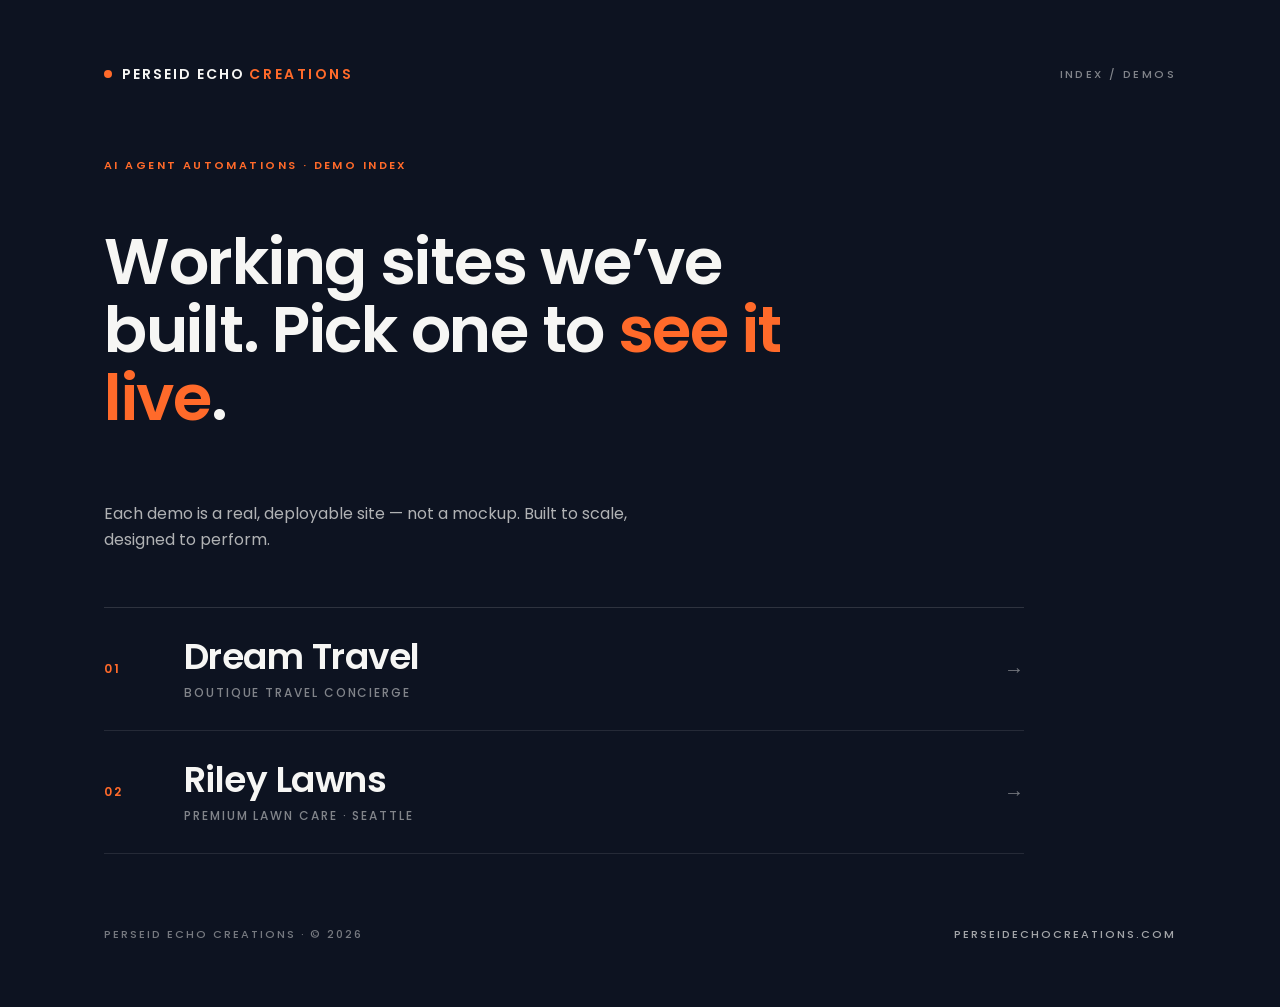
<file: index.html>
<!doctype html>
<html lang="en">
<head>
  <meta charset="utf-8" />
  <meta name="viewport" content="width=device-width, initial-scale=1" />
  <title>Perseid Echo Creations — Demos</title>
  <meta name="description" content="A small index of demo sites built by Perseid Echo Creations." />
  <meta name="theme-color" content="#0D1321" />
  <link rel="preconnect" href="https://fonts.googleapis.com" />
  <link rel="preconnect" href="https://fonts.gstatic.com" crossorigin />
  <link href="https://fonts.googleapis.com/css2?family=Poppins:wght@400;500;600;700&display=swap" rel="stylesheet" />
  <style>
    :root {
      --navy: #0D1321;
      --navy-2: #131a2b;
      --slate: #3A4152;
      --orange: #FF6A2A;
      --orange-deep: #E15517;
      --paper: #F6F6F4;
    }
    * { box-sizing: border-box; margin: 0; padding: 0; }
    html, body {
      background: var(--navy);
      color: var(--paper);
      font-family: 'Poppins', -apple-system, BlinkMacSystemFont, sans-serif;
      font-weight: 400;
      -webkit-font-smoothing: antialiased;
      text-rendering: optimizeLegibility;
      min-height: 100svh;
    }
    ::selection { background: var(--orange); color: var(--navy); }

    .page {
      min-height: 100svh;
      display: grid;
      grid-template-rows: auto 1fr auto;
      padding: clamp(28px, 5vw, 72px);
      gap: clamp(48px, 8vh, 96px);
      max-width: 1200px;
      margin: 0 auto;
      width: 100%;
    }

    .chrome {
      display: flex;
      align-items: center;
      justify-content: space-between;
      gap: 24px;
    }
    .wordmark {
      display: inline-flex;
      align-items: baseline;
      gap: 10px;
      font-size: 14px;
      font-weight: 600;
      letter-spacing: 0.14em;
      text-transform: uppercase;
      color: var(--paper);
      text-decoration: none;
    }
    .wordmark .wordmark__accent {
      color: var(--orange);
      letter-spacing: 0.18em;
    }
    .wordmark .dot {
      width: 8px;
      height: 8px;
      border-radius: 999px;
      background: var(--orange);
      display: inline-block;
      transform: translateY(-1px);
    }
    .index-tag {
      font-size: 11px;
      font-weight: 500;
      letter-spacing: 0.22em;
      text-transform: uppercase;
      color: rgba(246, 246, 244, 0.50);
    }

    .main {
      display: grid;
      align-content: center;
      gap: clamp(40px, 6vh, 72px);
      max-width: 920px;
    }

    .eyebrow {
      font-size: 11px;
      font-weight: 600;
      letter-spacing: 0.22em;
      text-transform: uppercase;
      color: var(--orange);
    }

    .lede {
      font-weight: 600;
      font-size: clamp(36px, 5vw, 64px);
      line-height: 1.06;
      letter-spacing: -0.02em;
      max-width: 18ch;
      color: var(--paper);
    }
    .lede em {
      font-style: normal;
      color: var(--orange);
      font-weight: 600;
    }
    .sub {
      margin-top: 16px;
      font-size: 16px;
      line-height: 1.6;
      color: rgba(246, 246, 244, 0.70);
      max-width: 56ch;
      font-weight: 400;
    }

    .demos {
      list-style: none;
      border-top: 1px solid rgba(246, 246, 244, 0.14);
    }
    .demos li {
      border-bottom: 1px solid rgba(246, 246, 244, 0.10);
    }
    .demos a {
      display: grid;
      grid-template-columns: 56px minmax(0, 1fr) auto;
      column-gap: 24px;
      align-items: center;
      padding: 28px 0;
      text-decoration: none;
      color: var(--paper);
      transition: color 200ms ease, padding-left 220ms ease;
    }
    .demos a:hover,
    .demos a:focus-visible {
      color: var(--orange);
      outline: none;
      padding-left: 8px;
    }
    .demos a:hover .arrow,
    .demos a:focus-visible .arrow {
      transform: translateX(8px);
      color: var(--orange);
    }

    .num {
      font-size: 12px;
      font-weight: 600;
      letter-spacing: 0.18em;
      color: var(--orange);
    }
    .demo-name {
      font-weight: 600;
      font-size: clamp(24px, 2.8vw, 36px);
      line-height: 1.18;
      letter-spacing: -0.015em;
    }
    .demo-sub {
      display: block;
      margin-top: 6px;
      font-size: 12px;
      font-weight: 500;
      letter-spacing: 0.16em;
      text-transform: uppercase;
      color: rgba(246, 246, 244, 0.50);
    }
    .arrow {
      font-size: 20px;
      font-weight: 500;
      color: rgba(246, 246, 244, 0.45);
      transition: transform 220ms ease, color 220ms ease;
    }

    .footer {
      display: flex;
      align-items: center;
      justify-content: space-between;
      gap: 24px;
      font-size: 11px;
      font-weight: 500;
      letter-spacing: 0.18em;
      text-transform: uppercase;
      color: rgba(246, 246, 244, 0.45);
    }
    .footer a {
      color: rgba(246, 246, 244, 0.65);
      text-decoration: none;
      transition: color 200ms ease;
    }
    .footer a:hover,
    .footer a:focus-visible {
      color: var(--orange);
      outline: none;
    }

    @media (max-width: 600px) {
      .demos a { grid-template-columns: 36px minmax(0, 1fr) auto; column-gap: 16px; }
      .footer { flex-direction: column; align-items: flex-start; gap: 10px; }
      .chrome { flex-direction: column; align-items: flex-start; gap: 10px; }
    }
    @media (prefers-reduced-motion: reduce) {
      *, *::before, *::after { transition: none !important; animation: none !important; }
    }
  </style>
</head>
<body>
  <div class="page">
    <header class="chrome">
      <a class="wordmark" href="https://perseidechocreations.com/" aria-label="Perseid Echo Creations">
        <span class="dot" aria-hidden="true"></span>
        <span>Perseid Echo <span class="wordmark__accent">Creations</span></span>
      </a>
      <span class="index-tag">Index / Demos</span>
    </header>

    <main class="main">
      <p class="eyebrow">AI Agent Automations &middot; Demo Index</p>
      <h1 class="lede">Working sites we&rsquo;ve built. Pick one to <em>see it live</em>.</h1>
      <p class="sub">Each demo is a real, deployable site &mdash; not a mockup. Built to scale, designed to perform.</p>

      <ol class="demos" role="list">
        <li>
          <a href="dream-travel/">
            <span class="num">01</span>
            <span>
              <span class="demo-name">Dream Travel</span>
              <span class="demo-sub">Boutique travel concierge</span>
            </span>
            <span class="arrow" aria-hidden="true">&rarr;</span>
          </a>
        </li>
        <li>
          <a href="riley-lawns/">
            <span class="num">02</span>
            <span>
              <span class="demo-name">Riley Lawns</span>
              <span class="demo-sub">Premium lawn care &middot; Seattle</span>
            </span>
            <span class="arrow" aria-hidden="true">&rarr;</span>
          </a>
        </li>
      </ol>
    </main>

    <footer class="footer">
      <span>Perseid Echo Creations &middot; &copy; 2026</span>
      <a href="https://perseidechocreations.com/">perseidechocreations.com</a>
    </footer>
  </div>
</body>
</html>
</file>
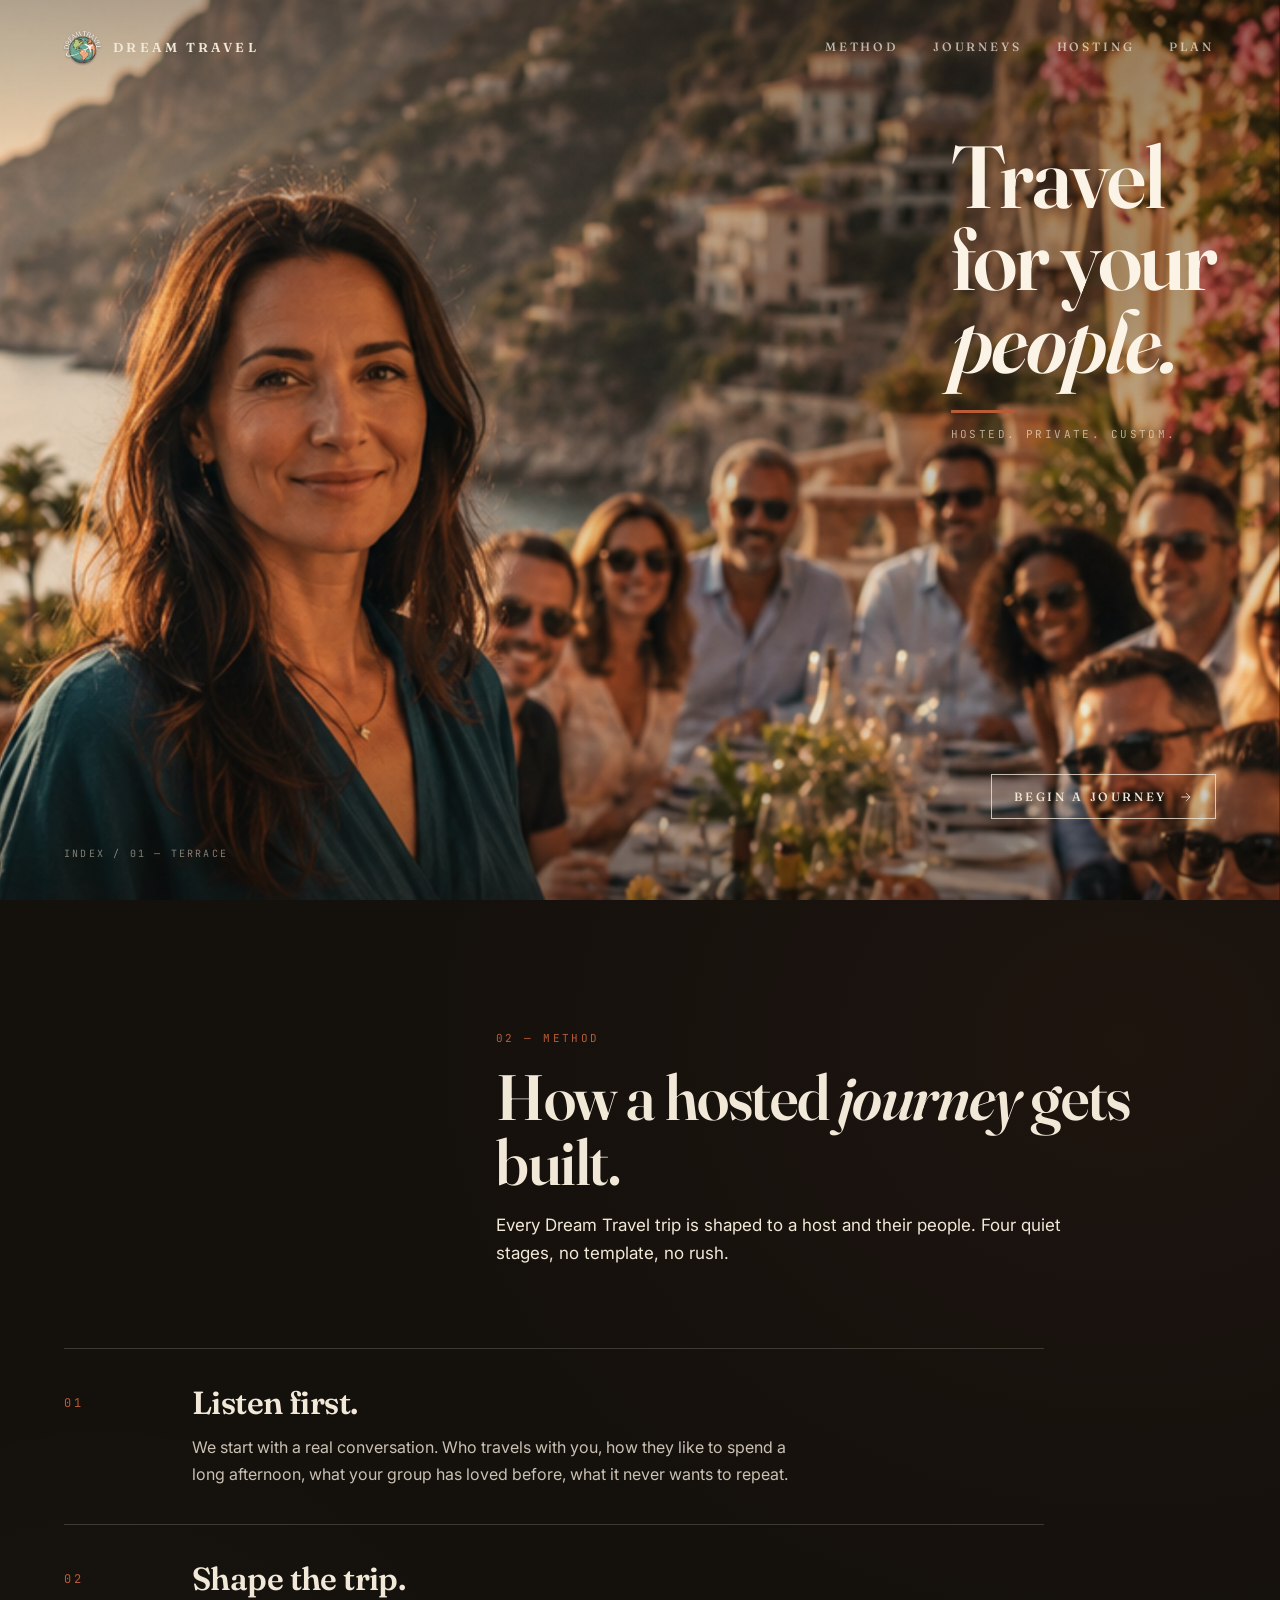
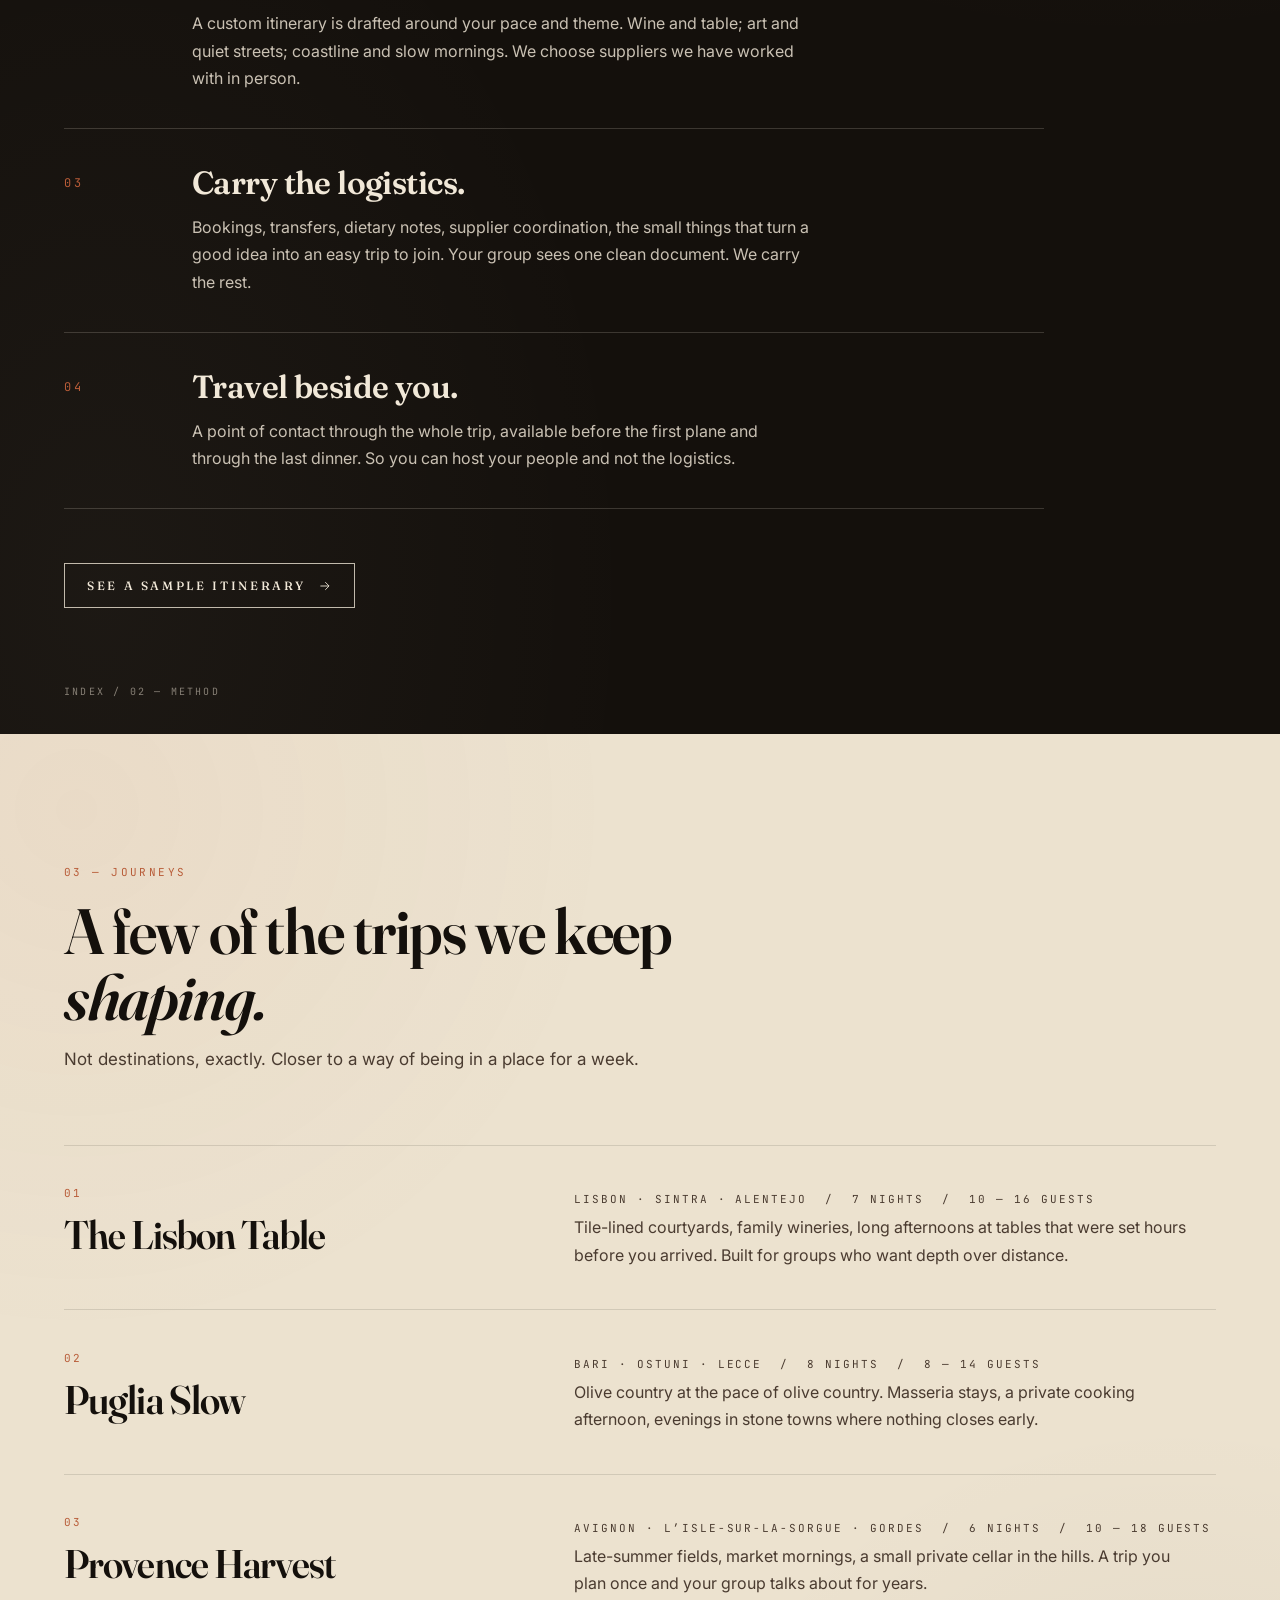
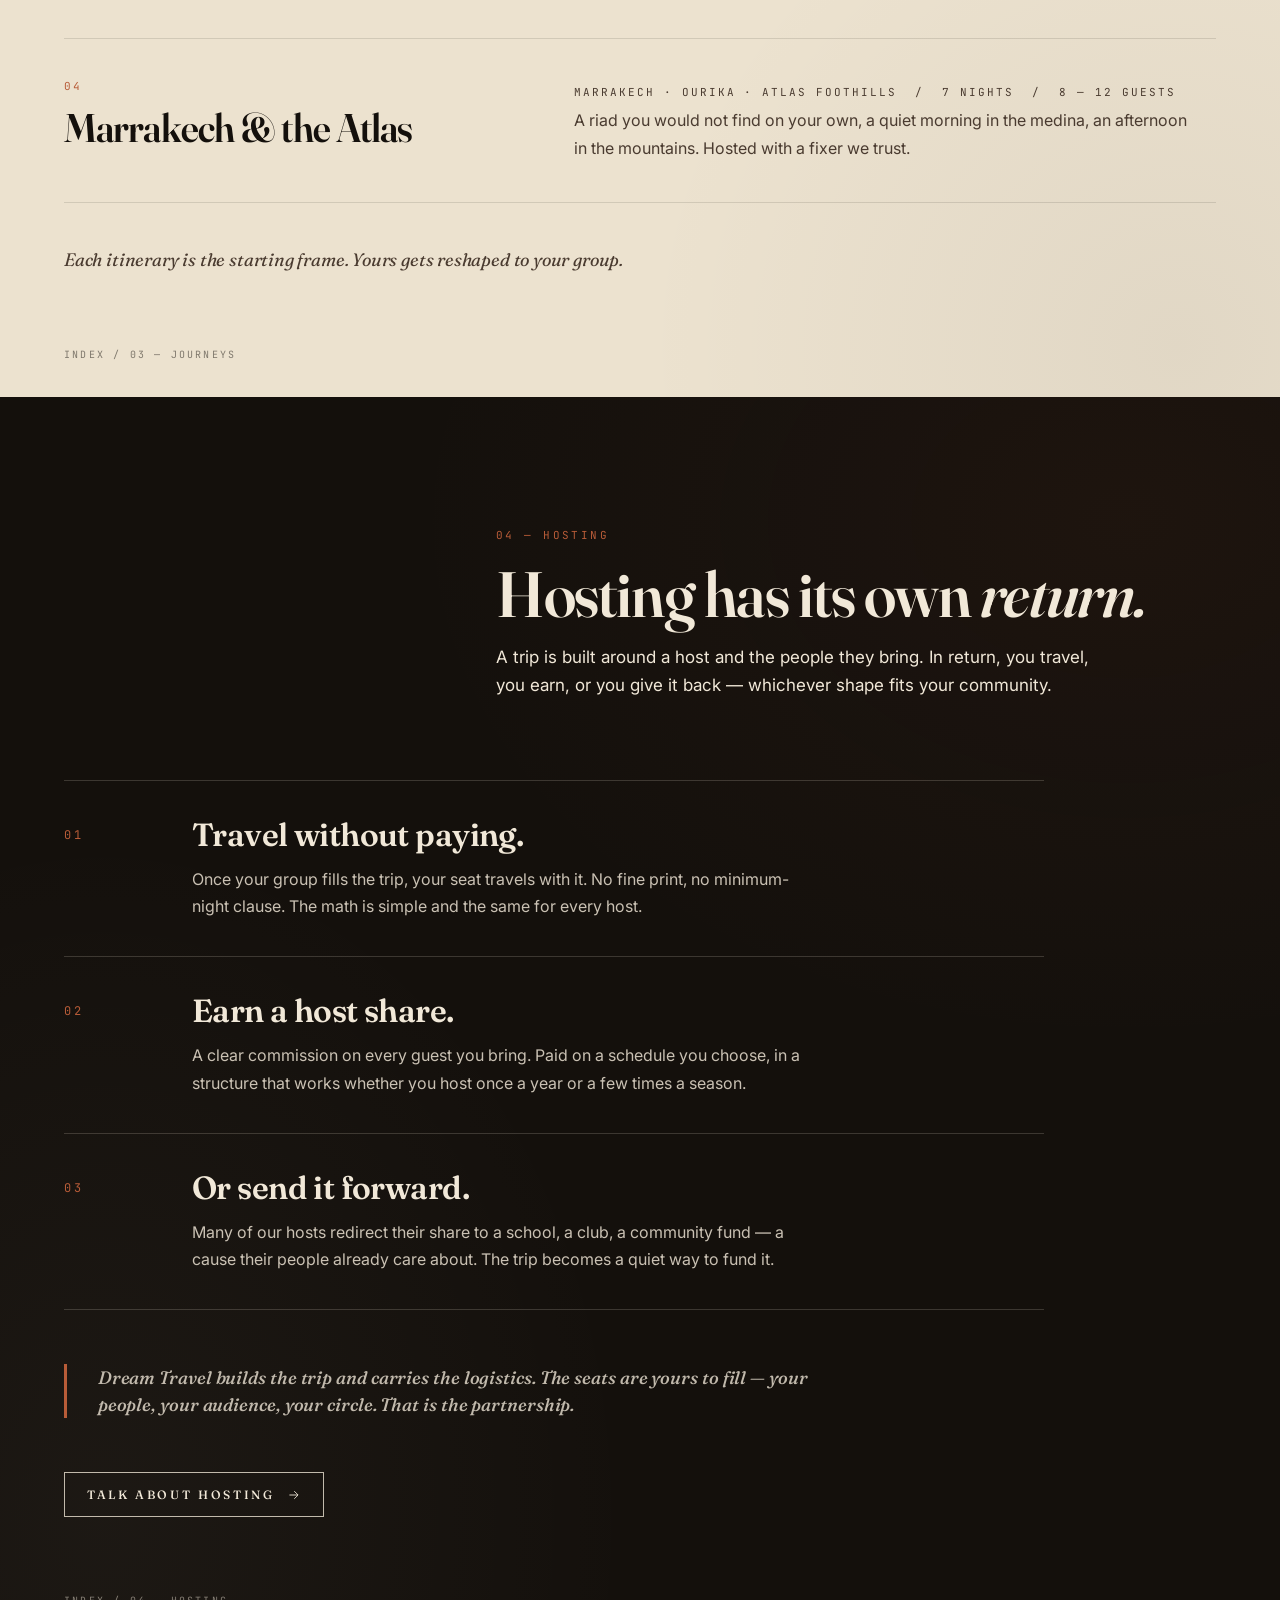
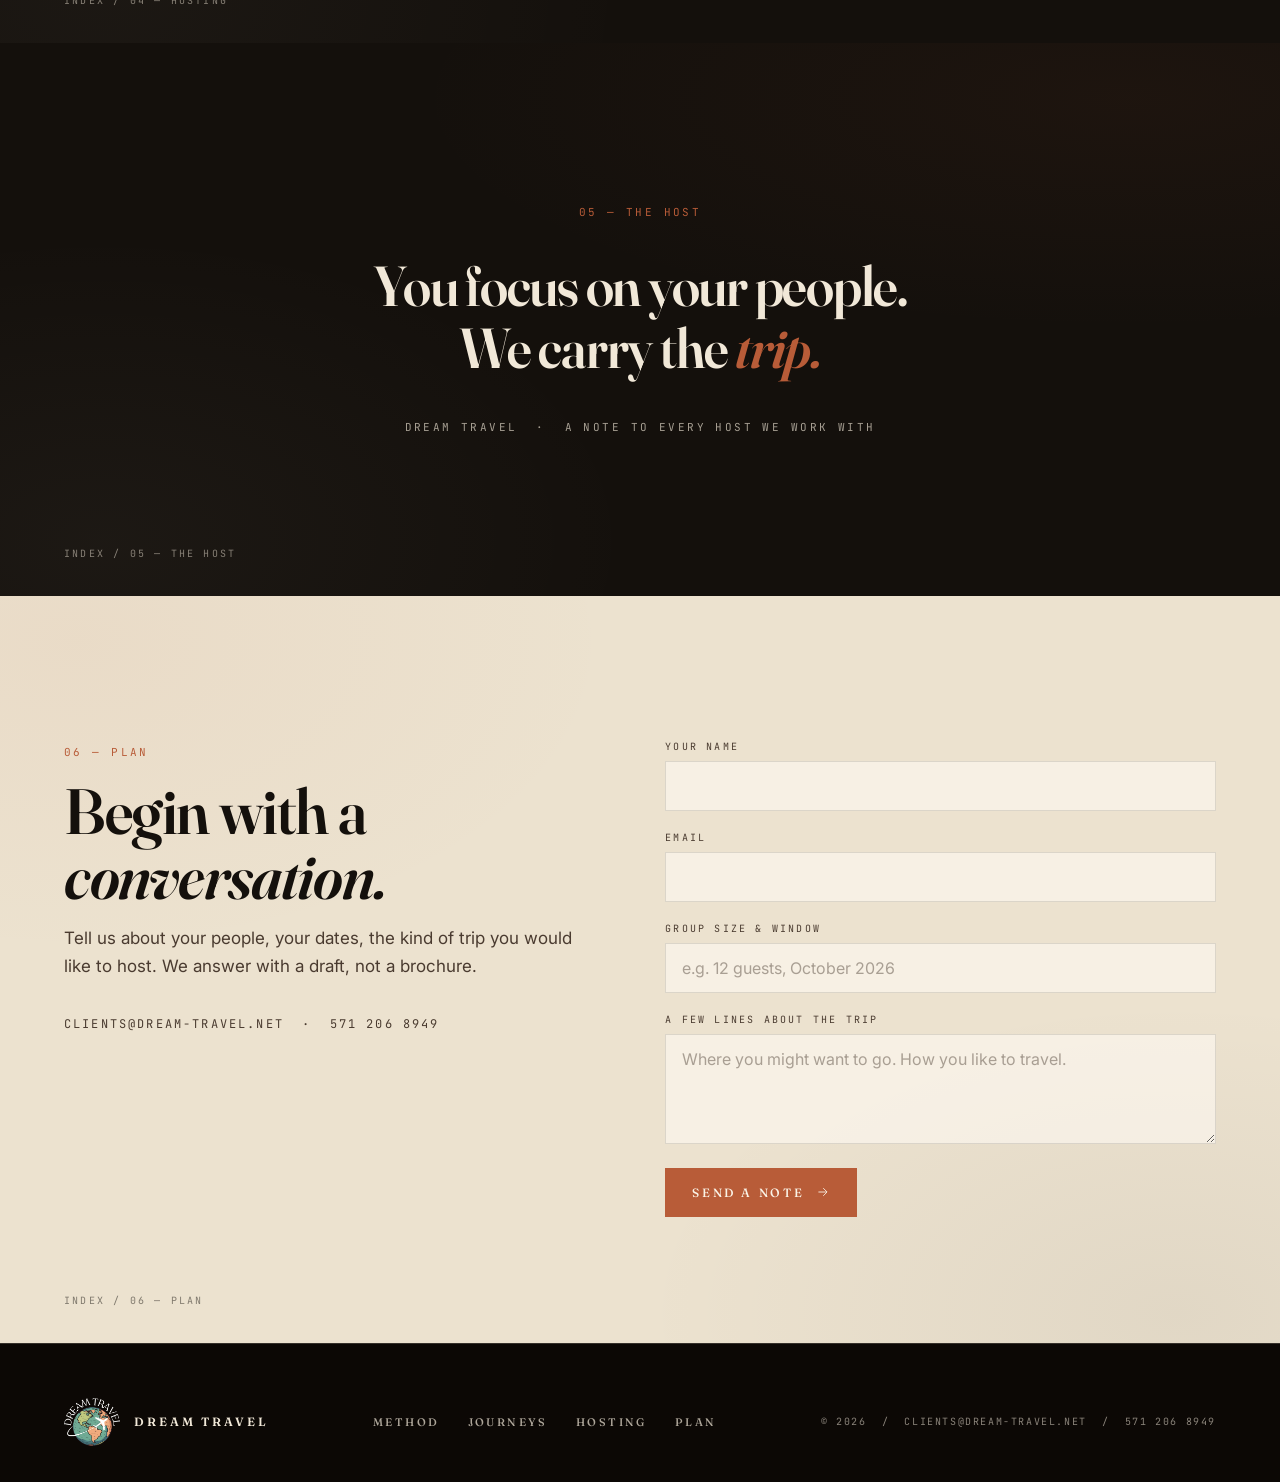
<file: dream-travel/index.html>
<!doctype html>
<html lang="en">
<head>
<meta charset="utf-8">
<meta name="viewport" content="width=device-width, initial-scale=1">
<title>Dream Travel — Travel for your people.</title>
<meta name="description" content="Customized adult group travel for clubs and organizations, hosted by trusted community leaders.">
<link rel="preconnect" href="https://fonts.googleapis.com">
<link rel="preconnect" href="https://fonts.gstatic.com" crossorigin>
<link href="https://fonts.googleapis.com/css2?family=Fraunces:ital,opsz,wght@0,9..144,500;0,9..144,600;0,9..144,700;1,9..144,600;1,9..144,700&family=Inter:wght@400;500;600&family=JetBrains+Mono:wght@500&display=swap" rel="stylesheet">
<link rel="stylesheet" href="styles.css">
</head>
<body>
<a class="skip-link" href="#main">Skip to content</a>

<header class="hero" id="main">
  <picture class="hero__picture">
    <source media="(max-width: 768px)" srcset="images/hero-background-mobile.png">
    <img class="hero__media" src="images/hero-background.png" alt="A host stands at the head of a long Mediterranean cliffside dinner table, her group of guests seated together behind her at golden hour.">
  </picture>
  <div class="hero__scrim" aria-hidden="true"></div>

  <div class="hero__chrome">
    <a class="wordmark" href="#" aria-label="Dream Travel home">
      <img class="wordmark__logo" src="images/logo-header.webp" alt="" width="37" height="32">
      <span>Dream Travel</span>
    </a>
    <nav class="nav" aria-label="Primary">
      <a href="#method">Method</a>
      <a href="#journeys">Journeys</a>
      <a href="#hosting">Hosting</a>
      <a href="#plan">Plan</a>
    </nav>
  </div>

  <div class="hero__content">
    <h1 class="display">
      <span>Travel</span>
      <span>for your</span>
      <span><em>people.</em></span>
    </h1>
    <span class="accent-rule" aria-hidden="true"></span>
    <p class="meta">Hosted. Private. Custom.</p>
  </div>

  <a class="cta cta--floating" href="#plan">
    <span>Begin a journey</span>
    <svg viewBox="0 0 24 24" width="14" height="14" aria-hidden="true">
      <path d="M5 12h13M13 6l6 6-6 6" fill="none" stroke="currentColor" stroke-width="1.5" stroke-linecap="square" stroke-linejoin="miter"/>
    </svg>
  </a>

  <span class="index-marker">Index / 01 &mdash; Terrace</span>
</header>

<!-- 02 — METHOD: how a hosted journey gets built -->
<section class="surface surface--dark" id="method">
  <div class="surface__inner">
    <header class="section-head section-head--right">
      <span class="kicker">02 &mdash; Method</span>
      <h2 class="section-title">How a hosted <em>journey</em> gets built.</h2>
      <p class="lede">Every Dream Travel trip is shaped to a host and their people. Four quiet stages, no template, no rush.</p>
    </header>

    <ol class="method-list">
      <li class="method">
        <span class="method__num">01</span>
        <h3 class="method__name">Listen first.</h3>
        <p class="method__body">We start with a real conversation. Who travels with you, how they like to spend a long afternoon, what your group has loved before, what it never wants to repeat.</p>
      </li>
      <li class="method">
        <span class="method__num">02</span>
        <h3 class="method__name">Shape the trip.</h3>
        <p class="method__body">A custom itinerary is drafted around your pace and theme. Wine and table; art and quiet streets; coastline and slow mornings. We choose suppliers we have worked with in person.</p>
      </li>
      <li class="method">
        <span class="method__num">03</span>
        <h3 class="method__name">Carry the logistics.</h3>
        <p class="method__body">Bookings, transfers, dietary notes, supplier coordination, the small things that turn a good idea into an easy trip to join. Your group sees one clean document. We carry the rest.</p>
      </li>
      <li class="method">
        <span class="method__num">04</span>
        <h3 class="method__name">Travel beside you.</h3>
        <p class="method__body">A point of contact through the whole trip, available before the first plane and through the last dinner. So you can host your people and not the logistics.</p>
      </li>
    </ol>

    <a class="cta cta--ghost cta--ghost-on-dark" href="#plan">
      <span>See a sample itinerary</span>
      <svg viewBox="0 0 24 24" width="14" height="14" aria-hidden="true">
        <path d="M5 12h13M13 6l6 6-6 6" fill="none" stroke="currentColor" stroke-width="1.5" stroke-linecap="square" stroke-linejoin="miter"/>
      </svg>
    </a>
  </div>
  <span class="index-marker index-marker--inline">Index / 02 &mdash; Method</span>
</section>

<!-- 03 — KINDS OF JOURNEYS (cream rhythm flip) -->
<section class="surface surface--paper" id="journeys">
  <div class="surface__inner">
    <header class="section-head section-head--left">
      <span class="kicker">03 &mdash; Journeys</span>
      <h2 class="section-title">A few of the trips we keep <em>shaping.</em></h2>
      <p class="lede">Not destinations, exactly. Closer to a way of being in a place for a week.</p>
    </header>

    <ul class="journeys-list">
      <li class="journey">
        <div class="journey__head">
          <span class="journey__num">01</span>
          <h3 class="journey__name">The Lisbon Table</h3>
        </div>
        <p class="journey__meta">Lisbon &middot; Sintra &middot; Alentejo &nbsp;/&nbsp; 7 nights &nbsp;/&nbsp; 10 &mdash; 16 guests</p>
        <p class="journey__body">Tile-lined courtyards, family wineries, long afternoons at tables that were set hours before you arrived. Built for groups who want depth over distance.</p>
      </li>
      <li class="journey">
        <div class="journey__head">
          <span class="journey__num">02</span>
          <h3 class="journey__name">Puglia Slow</h3>
        </div>
        <p class="journey__meta">Bari &middot; Ostuni &middot; Lecce &nbsp;/&nbsp; 8 nights &nbsp;/&nbsp; 8 &mdash; 14 guests</p>
        <p class="journey__body">Olive country at the pace of olive country. Masseria stays, a private cooking afternoon, evenings in stone towns where nothing closes early.</p>
      </li>
      <li class="journey">
        <div class="journey__head">
          <span class="journey__num">03</span>
          <h3 class="journey__name">Provence Harvest</h3>
        </div>
        <p class="journey__meta">Avignon &middot; L&rsquo;Isle-sur-la-Sorgue &middot; Gordes &nbsp;/&nbsp; 6 nights &nbsp;/&nbsp; 10 &mdash; 18 guests</p>
        <p class="journey__body">Late-summer fields, market mornings, a small private cellar in the hills. A trip you plan once and your group talks about for years.</p>
      </li>
      <li class="journey">
        <div class="journey__head">
          <span class="journey__num">04</span>
          <h3 class="journey__name">Marrakech &amp; the Atlas</h3>
        </div>
        <p class="journey__meta">Marrakech &middot; Ourika &middot; Atlas foothills &nbsp;/&nbsp; 7 nights &nbsp;/&nbsp; 8 &mdash; 12 guests</p>
        <p class="journey__body">A riad you would not find on your own, a quiet morning in the medina, an afternoon in the mountains. Hosted with a fixer we trust.</p>
      </li>
    </ul>

    <p class="journeys-foot">Each itinerary is the starting frame. Yours gets reshaped to your group.</p>
  </div>
  <span class="index-marker index-marker--inline index-marker--ink">Index / 03 &mdash; Journeys</span>
</section>

<!-- 04 — HOSTING: what hosts get back -->
<section class="surface surface--dark" id="hosting">
  <div class="surface__inner">
    <header class="section-head section-head--right">
      <span class="kicker">04 &mdash; Hosting</span>
      <h2 class="section-title">Hosting has its own <em>return.</em></h2>
      <p class="lede">A trip is built around a host and the people they bring. In return, you travel, you earn, or you give it back &mdash; whichever shape fits your community.</p>
    </header>

    <ol class="method-list">
      <li class="method">
        <span class="method__num">01</span>
        <h3 class="method__name">Travel without paying.</h3>
        <p class="method__body">Once your group fills the trip, your seat travels with it. No fine print, no minimum-night clause. The math is simple and the same for every host.</p>
      </li>
      <li class="method">
        <span class="method__num">02</span>
        <h3 class="method__name">Earn a host share.</h3>
        <p class="method__body">A clear commission on every guest you bring. Paid on a schedule you choose, in a structure that works whether you host once a year or a few times a season.</p>
      </li>
      <li class="method">
        <span class="method__num">03</span>
        <h3 class="method__name">Or send it forward.</h3>
        <p class="method__body">Many of our hosts redirect their share to a school, a club, a community fund &mdash; a cause their people already care about. The trip becomes a quiet way to fund it.</p>
      </li>
    </ol>

    <p class="section-note">Dream Travel builds the trip and carries the logistics. The seats are yours to fill &mdash; your people, your audience, your circle. That is the partnership.</p>

    <a class="cta cta--ghost cta--ghost-on-dark" href="#plan">
      <span>Talk about hosting</span>
      <svg viewBox="0 0 24 24" width="14" height="14" aria-hidden="true">
        <path d="M5 12h13M13 6l6 6-6 6" fill="none" stroke="currentColor" stroke-width="1.5" stroke-linecap="square" stroke-linejoin="miter"/>
      </svg>
    </a>
  </div>
  <span class="index-marker index-marker--inline">Index / 04 &mdash; Hosting</span>
</section>

<!-- 05 — HOST PULL QUOTE -->
<section class="surface surface--dark surface--quote" id="about">
  <div class="surface__inner">
    <span class="kicker kicker--center">05 &mdash; The host</span>
    <blockquote class="pull-quote">
      <p>You focus on your people.<br>We carry the <em>trip.</em></p>
    </blockquote>
    <p class="quote-byline">Dream Travel &nbsp;&middot;&nbsp; A note to every host we work with</p>
  </div>
  <span class="index-marker index-marker--inline">Index / 05 &mdash; The host</span>
</section>

<!-- 06 — FINAL CTA -->
<section class="surface surface--paper surface--final" id="plan">
  <div class="surface__inner final-grid">
    <div class="final-copy">
      <span class="kicker">06 &mdash; Plan</span>
      <h2 class="section-title">Begin with a <em>conversation.</em></h2>
      <p class="lede">Tell us about your people, your dates, the kind of trip you would like to host. We answer with a draft, not a brochure.</p>
      <p class="final-detail">Clients@dream-travel.net &nbsp;&middot;&nbsp; 571 206 8949</p>
    </div>
    <form class="plan-form" action="mailto:clients@dream-travel.net" method="post" enctype="text/plain">
      <label class="field">
        <span class="field__label">Your name</span>
        <input type="text" name="name" required autocomplete="name">
      </label>
      <label class="field">
        <span class="field__label">Email</span>
        <input type="email" name="email" required autocomplete="email">
      </label>
      <label class="field">
        <span class="field__label">Group size &amp; window</span>
        <input type="text" name="window" placeholder="e.g. 12 guests, October 2026">
      </label>
      <label class="field">
        <span class="field__label">A few lines about the trip</span>
        <textarea name="notes" rows="4" placeholder="Where you might want to go. How you like to travel."></textarea>
      </label>
      <button class="cta cta--filled" type="submit">
        <span>Send a note</span>
        <svg viewBox="0 0 24 24" width="14" height="14" aria-hidden="true">
          <path d="M5 12h13M13 6l6 6-6 6" fill="none" stroke="currentColor" stroke-width="1.5" stroke-linecap="square" stroke-linejoin="miter"/>
        </svg>
      </button>
    </form>
  </div>
  <span class="index-marker index-marker--inline index-marker--ink">Index / 06 &mdash; Plan</span>
</section>

<footer class="site-footer">
  <div class="footer__inner">
    <a class="footer__brand" href="#" aria-label="Dream Travel home">
      <img class="footer__logo" src="images/logo-footer.webp" alt="" width="56" height="48">
      <span>Dream Travel</span>
    </a>
    <nav class="footer__nav" aria-label="Footer">
      <a href="#method">Method</a>
      <a href="#journeys">Journeys</a>
      <a href="#hosting">Hosting</a>
      <a href="#plan">Plan</a>
    </nav>
    <span class="footer__meta">&copy; 2026 &nbsp;/&nbsp; <a href="mailto:clients@dream-travel.net">clients@dream-travel.net</a> &nbsp;/&nbsp; <a href="tel:+15712068949">571 206 8949</a></span>
  </div>
</footer>

</body>
</html>
</file>
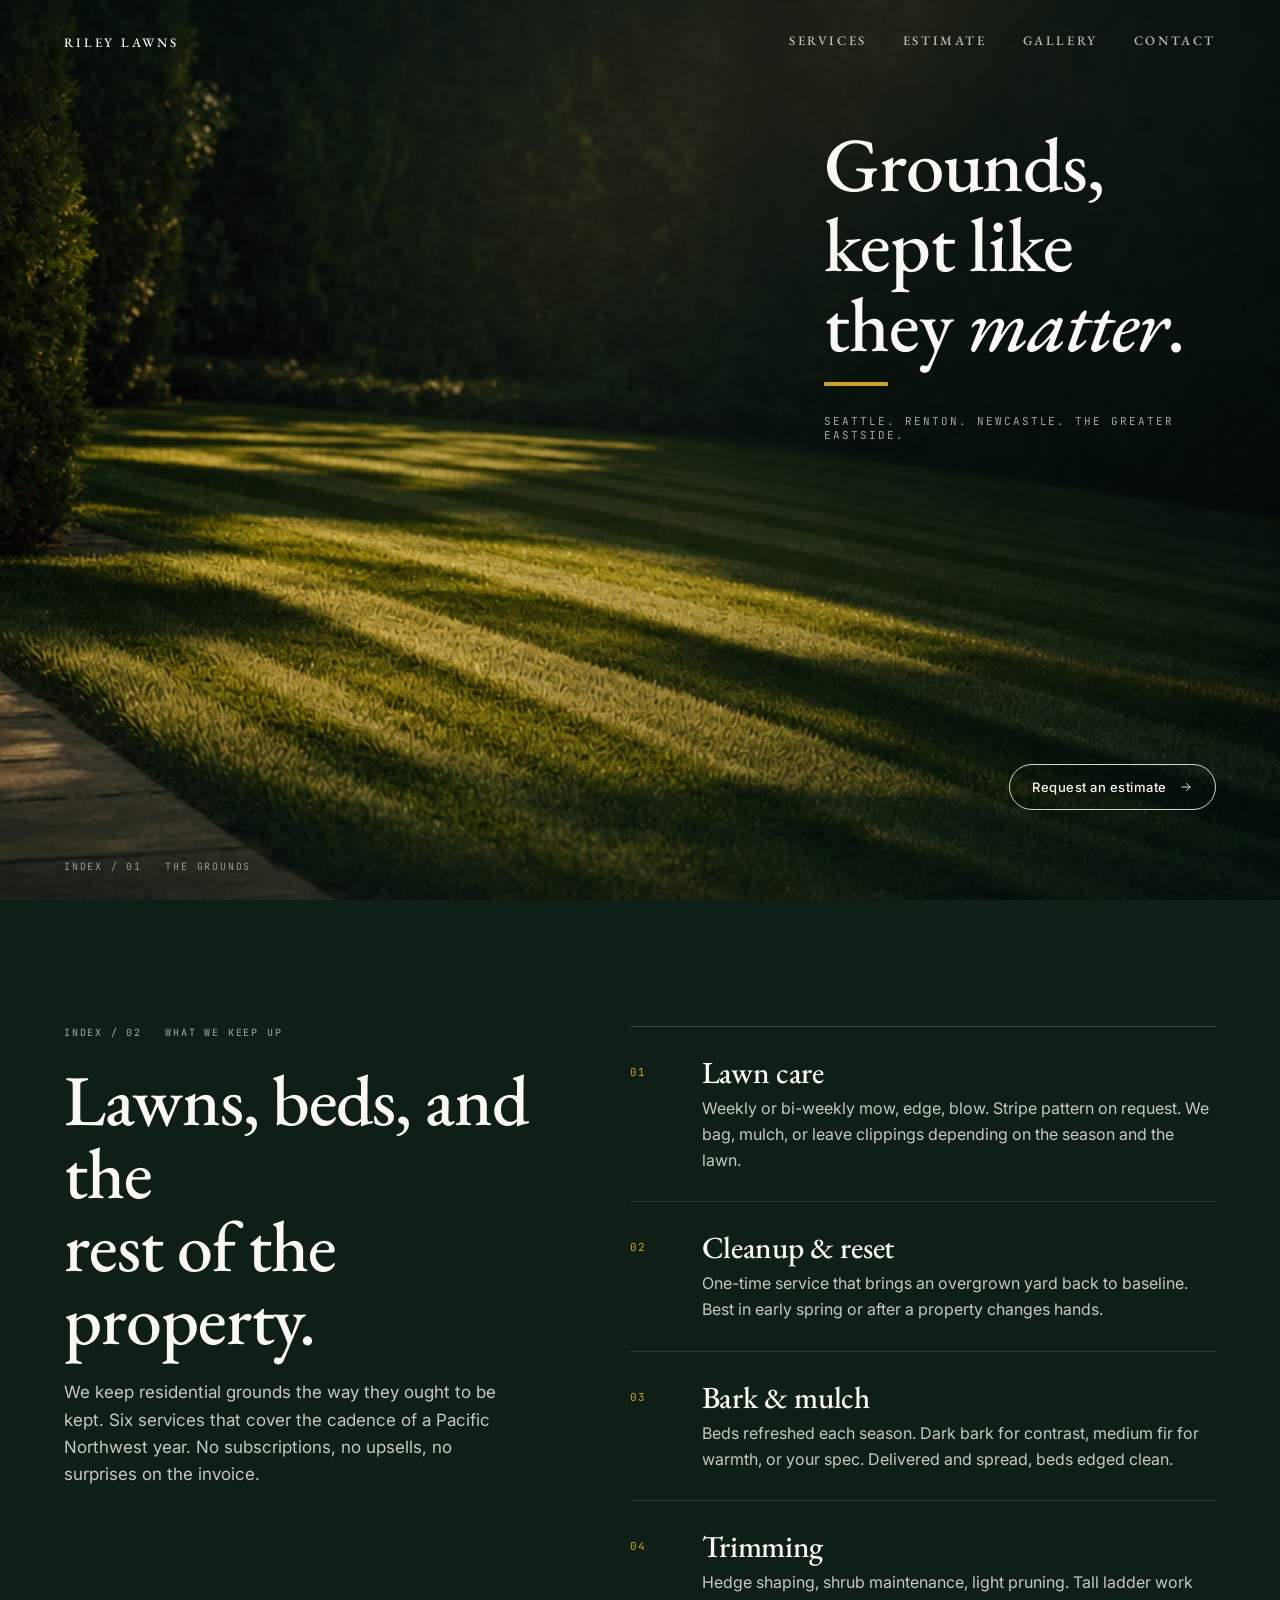
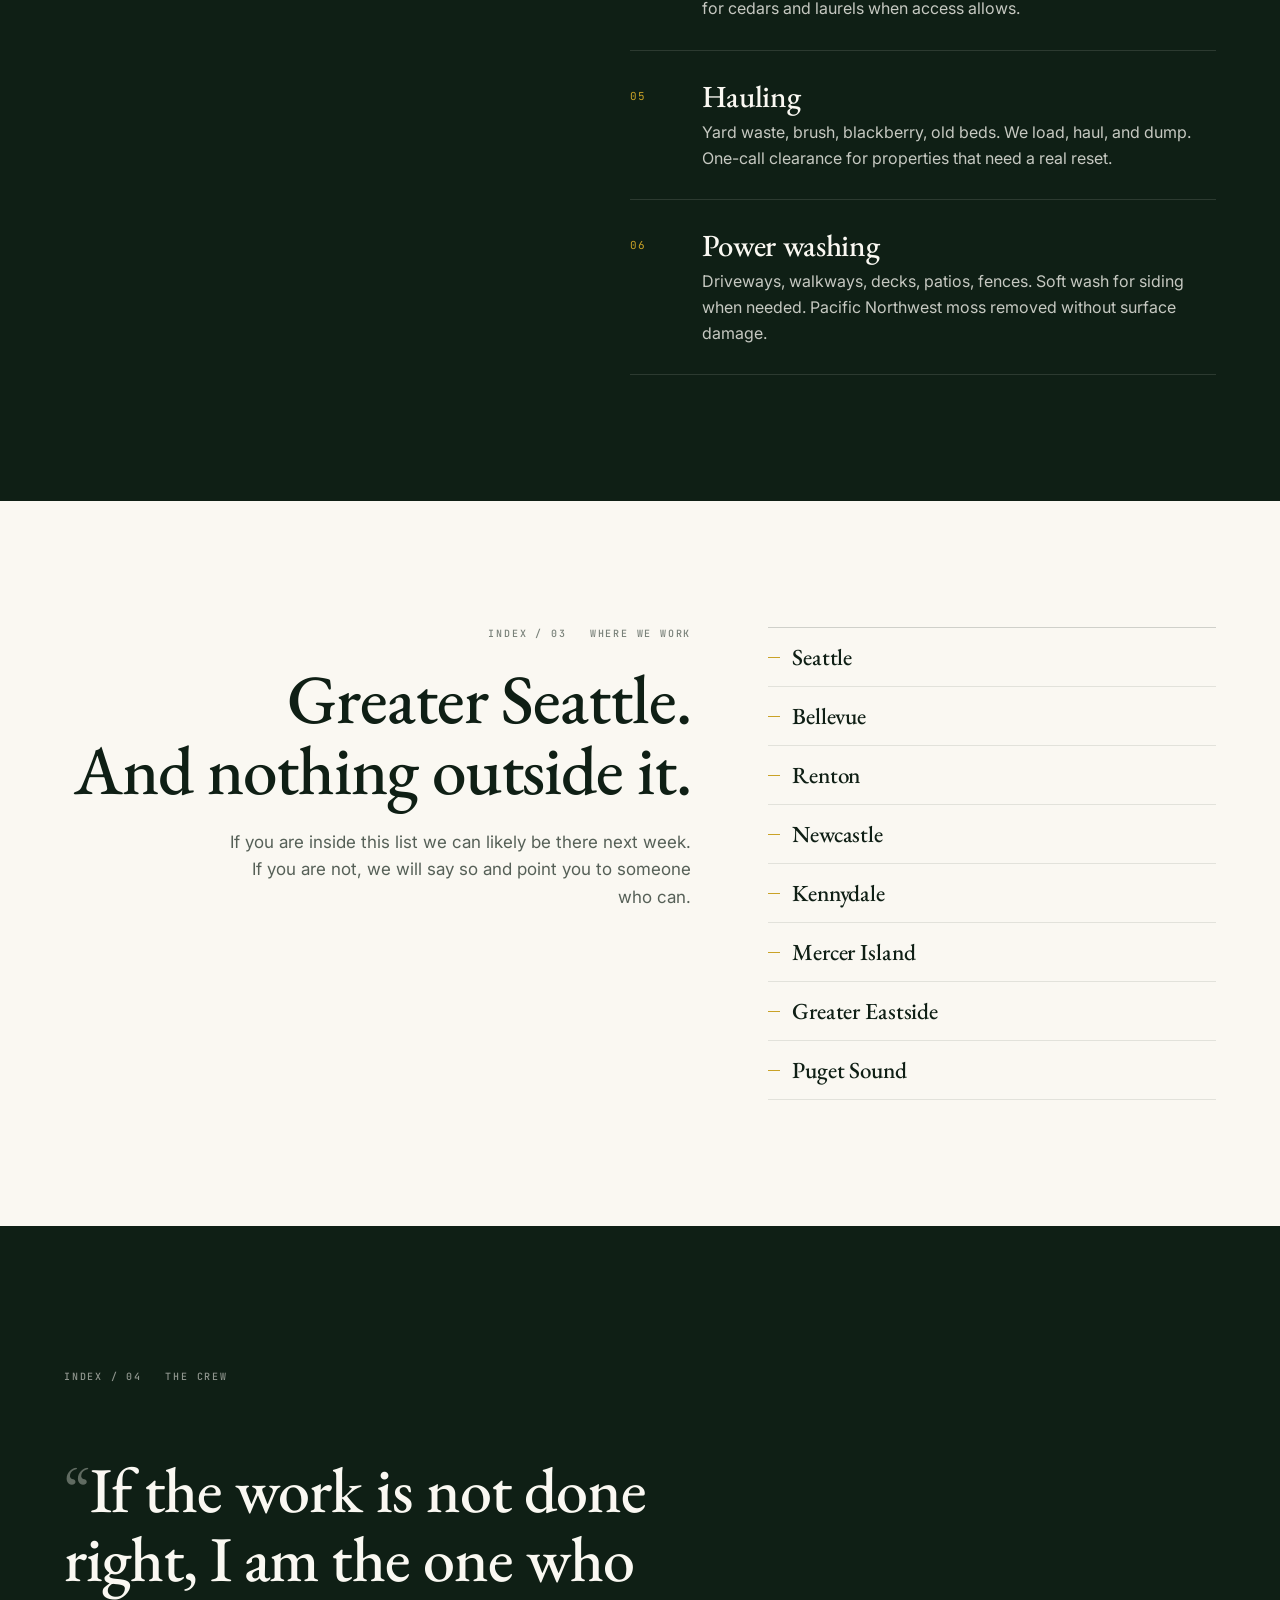
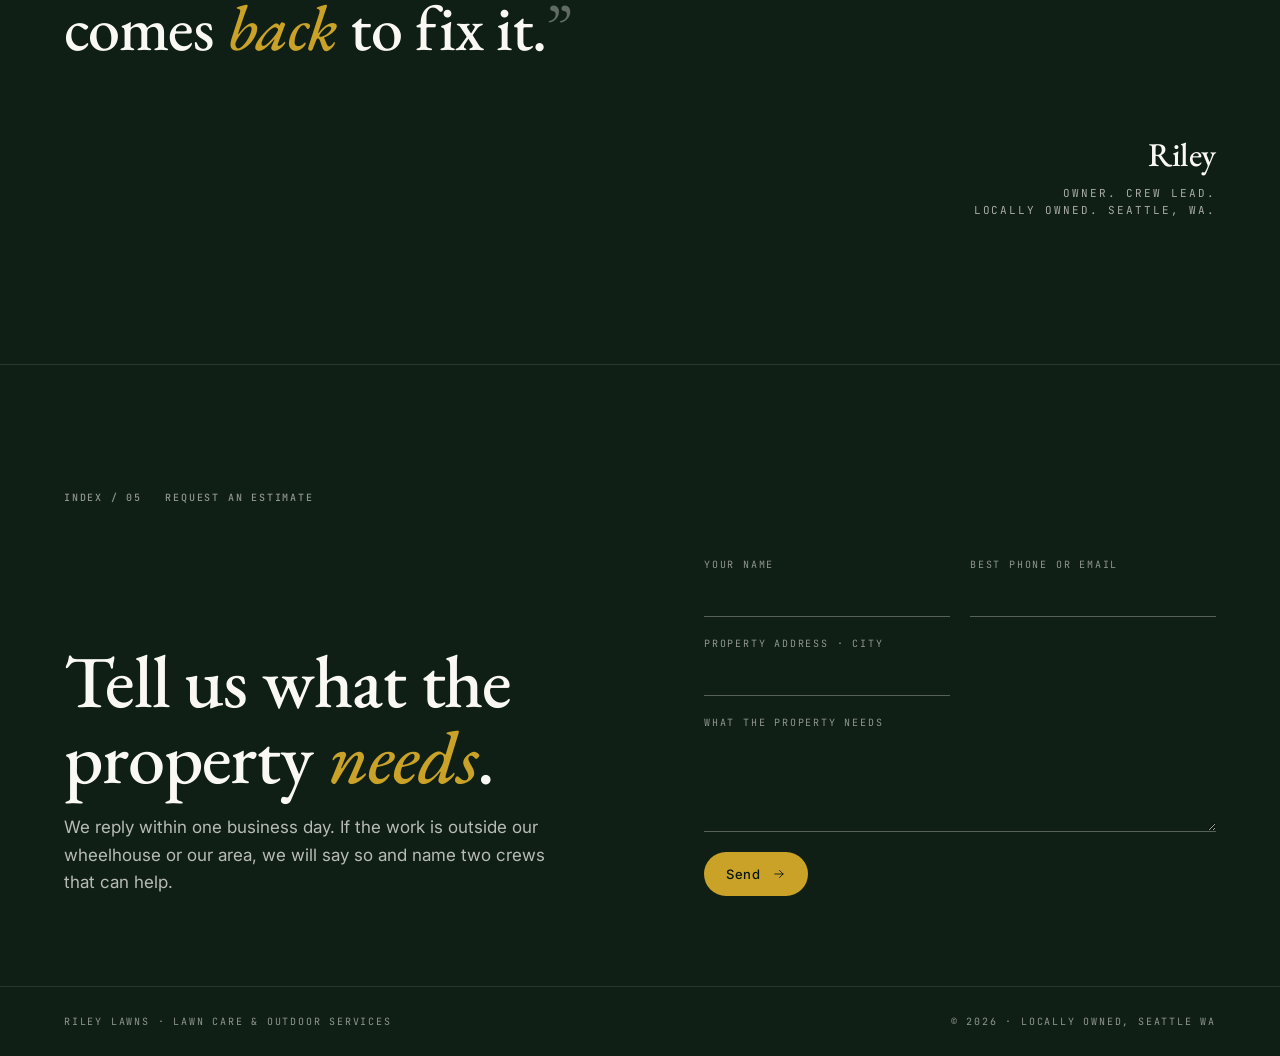
<file: riley-lawns/index.html>
<!doctype html>
<html lang="en">
<head>
  <meta charset="utf-8" />
  <meta name="viewport" content="width=device-width, initial-scale=1" />
  <title>Riley Lawns — Grounds, kept like they matter.</title>
  <meta name="description" content="Premium lawn care and outdoor services for Seattle, Renton, Newcastle, and the Greater Eastside." />
  <link rel="preconnect" href="https://fonts.googleapis.com" />
  <link rel="preconnect" href="https://fonts.gstatic.com" crossorigin />
  <link href="https://fonts.googleapis.com/css2?family=EB+Garamond:ital,wght@0,400;0,500;0,600;0,700;1,400;1,500&family=Inter:wght@400;500;600&family=JetBrains+Mono:wght@400;500&display=swap" rel="stylesheet" />
  <link rel="stylesheet" href="styles.css" />
</head>
<body>
  <section class="hero" aria-label="Riley Lawns">
    <video class="hero__media" autoplay muted loop playsinline preload="metadata" poster="images/hero-background.png" aria-label="A perfectly mower-striped lawn at golden hour, with long diagonal shadows from out-of-frame conifers.">
      <source src="images/hero-background.mp4" type="video/mp4" />
    </video>
    <div class="hero__scrim" aria-hidden="true"></div>

    <header class="hero__chrome">
      <a class="wordmark" href="#" aria-label="Riley Lawns">Riley Lawns</a>
      <nav class="nav" aria-label="Primary">
        <a href="#services">Services</a>
        <a href="#estimate">Estimate</a>
        <a href="#gallery">Gallery</a>
        <a href="#contact">Contact</a>
      </nav>
    </header>

    <div class="hero__content">
      <h1 class="display">
        <span>Grounds,</span>
        <span>kept like</span>
        <span class="display__last">they <em>matter</em>.<i class="accent" aria-hidden="true"></i></span>
      </h1>
      <p class="meta">SEATTLE. RENTON. NEWCASTLE. THE GREATER EASTSIDE.</p>
    </div>

    <a class="cta cta--floating" href="#estimate">
      <span>Request an estimate</span>
      <svg viewBox="0 0 24 24" width="14" height="14" fill="none" stroke="currentColor" stroke-width="1.5" aria-hidden="true">
        <path d="M5 12h14M13 6l6 6-6 6" stroke-linecap="square" stroke-linejoin="miter" />
      </svg>
    </a>

    <footer class="hero__footer" aria-hidden="true">
      <span class="index">INDEX / 01 &nbsp; THE GROUNDS</span>
    </footer>
  </section>

  <!-- ============================================================
       SECTION 02 — WHAT WE KEEP UP
       Composition: editorial two-column list, anchored bottom-left
       headline, right-side service list. Negative space top-right.
       ============================================================ -->
  <section class="services" id="services" aria-labelledby="services-h">
    <div class="services__head">
      <span class="index-mark">INDEX / 02 &nbsp; WHAT WE KEEP UP</span>
      <h2 id="services-h" class="services__h">
        Lawns, beds, and the<br />
        rest of the property.
      </h2>
      <p class="services__intro">
        We keep residential grounds the way they ought to be kept. Six services that cover the cadence of a Pacific Northwest year. No subscriptions, no upsells, no surprises on the invoice.
      </p>
    </div>

    <ol class="services__list" role="list">
      <li class="service">
        <span class="service__num">01</span>
        <h3 class="service__name">Lawn care</h3>
        <p class="service__body">Weekly or bi-weekly mow, edge, blow. Stripe pattern on request. We bag, mulch, or leave clippings depending on the season and the lawn.</p>
      </li>
      <li class="service">
        <span class="service__num">02</span>
        <h3 class="service__name">Cleanup &amp; reset</h3>
        <p class="service__body">One-time service that brings an overgrown yard back to baseline. Best in early spring or after a property changes hands.</p>
      </li>
      <li class="service">
        <span class="service__num">03</span>
        <h3 class="service__name">Bark &amp; mulch</h3>
        <p class="service__body">Beds refreshed each season. Dark bark for contrast, medium fir for warmth, or your spec. Delivered and spread, beds edged clean.</p>
      </li>
      <li class="service">
        <span class="service__num">04</span>
        <h3 class="service__name">Trimming</h3>
        <p class="service__body">Hedge shaping, shrub maintenance, light pruning. Tall ladder work for cedars and laurels when access allows.</p>
      </li>
      <li class="service">
        <span class="service__num">05</span>
        <h3 class="service__name">Hauling</h3>
        <p class="service__body">Yard waste, brush, blackberry, old beds. We load, haul, and dump. One-call clearance for properties that need a real reset.</p>
      </li>
      <li class="service">
        <span class="service__num">06</span>
        <h3 class="service__name">Power washing</h3>
        <p class="service__body">Driveways, walkways, decks, patios, fences. Soft wash for siding when needed. Pacific Northwest moss removed without surface damage.</p>
      </li>
    </ol>
  </section>

  <!-- ============================================================
       SECTION 03 — WHERE WE WORK
       Composition: cream surface flip, headline anchored top-right,
       area list quietly down-left. Pure typography, no map.
       ============================================================ -->
  <section class="area cream" id="area" aria-labelledby="area-h">
    <div class="area__head">
      <span class="index-mark index-mark--ink">INDEX / 03 &nbsp; WHERE WE WORK</span>
      <h2 id="area-h" class="area__h">
        Greater Seattle.<br />
        And nothing outside it.
      </h2>
      <p class="area__sub">If you are inside this list we can likely be there next week. If you are not, we will say so and point you to someone who can.</p>
    </div>

    <ul class="area__list" role="list">
      <li>Seattle</li>
      <li>Bellevue</li>
      <li>Renton</li>
      <li>Newcastle</li>
      <li>Kennydale</li>
      <li>Mercer Island</li>
      <li>Greater Eastside</li>
      <li>Puget Sound</li>
    </ul>
  </section>

  <!-- ============================================================
       SECTION 04 — THE CREW
       Composition: dark, large pull quote upper-left, byline
       tucked lower-right. One italic gold word in the quote.
       ============================================================ -->
  <section class="crew" id="crew" aria-labelledby="crew-h">
    <span class="index-mark crew__index" aria-hidden="true">INDEX / 04 &nbsp; THE CREW</span>

    <blockquote class="crew__quote">
      <p>
        <span class="quote-mark" aria-hidden="true">&ldquo;</span>If the work is not done right, I am the one who comes <em class="accent-word">back</em> to fix it.<span class="quote-mark" aria-hidden="true">&rdquo;</span>
      </p>
    </blockquote>

    <div class="crew__byline">
      <h2 id="crew-h" class="crew__name">Riley</h2>
      <p class="crew__meta">
        OWNER. CREW LEAD.<br />
        LOCALLY OWNED. SEATTLE, WA.
      </p>
    </div>
  </section>

  <!-- ============================================================
       SECTION 05 — REQUEST AN ESTIMATE
       Composition: dark, copy left, form right. Filled gold submit.
       ============================================================ -->
  <section class="final" id="estimate" aria-labelledby="final-h">
    <span class="index-mark final__index" aria-hidden="true">INDEX / 05 &nbsp; REQUEST AN ESTIMATE</span>

    <div class="final__col final__col--copy">
      <h2 id="final-h" class="final__h">
        Tell us what the<br />property <em>needs</em>.
      </h2>
      <p class="final__sub">
        We reply within one business day. If the work is outside our wheelhouse or our area, we will say so and name two crews that can help.
      </p>
    </div>

    <form class="final__form" method="post" action="#" aria-label="Request an estimate">
      <label class="field">
        <span class="field__label">Your name</span>
        <input type="text" name="name" autocomplete="name" required />
      </label>
      <label class="field">
        <span class="field__label">Best phone or email</span>
        <input type="text" name="contact" autocomplete="email" required />
      </label>
      <label class="field">
        <span class="field__label">Property address &middot; city</span>
        <input type="text" name="address" autocomplete="street-address" required />
      </label>
      <label class="field field--wide">
        <span class="field__label">What the property needs</span>
        <textarea name="message" rows="4" required></textarea>
      </label>
      <button type="submit" class="cta cta--filled">
        <span>Send</span>
        <svg viewBox="0 0 24 24" width="14" height="14" fill="none" stroke="currentColor" stroke-width="1.5" aria-hidden="true">
          <path d="M5 12h14M13 6l6 6-6 6" stroke-linecap="square" stroke-linejoin="miter" />
        </svg>
      </button>
    </form>
  </section>

  <!-- ============================================================
       FOOTER — thin strip, mono index marker
       ============================================================ -->
  <footer class="footer" role="contentinfo">
    <span class="footer__left">RILEY LAWNS &middot; LAWN CARE &amp; OUTDOOR SERVICES</span>
    <span class="footer__right">&copy; 2026 &middot; LOCALLY OWNED, SEATTLE WA</span>
  </footer>
</body>
</html>
</file>
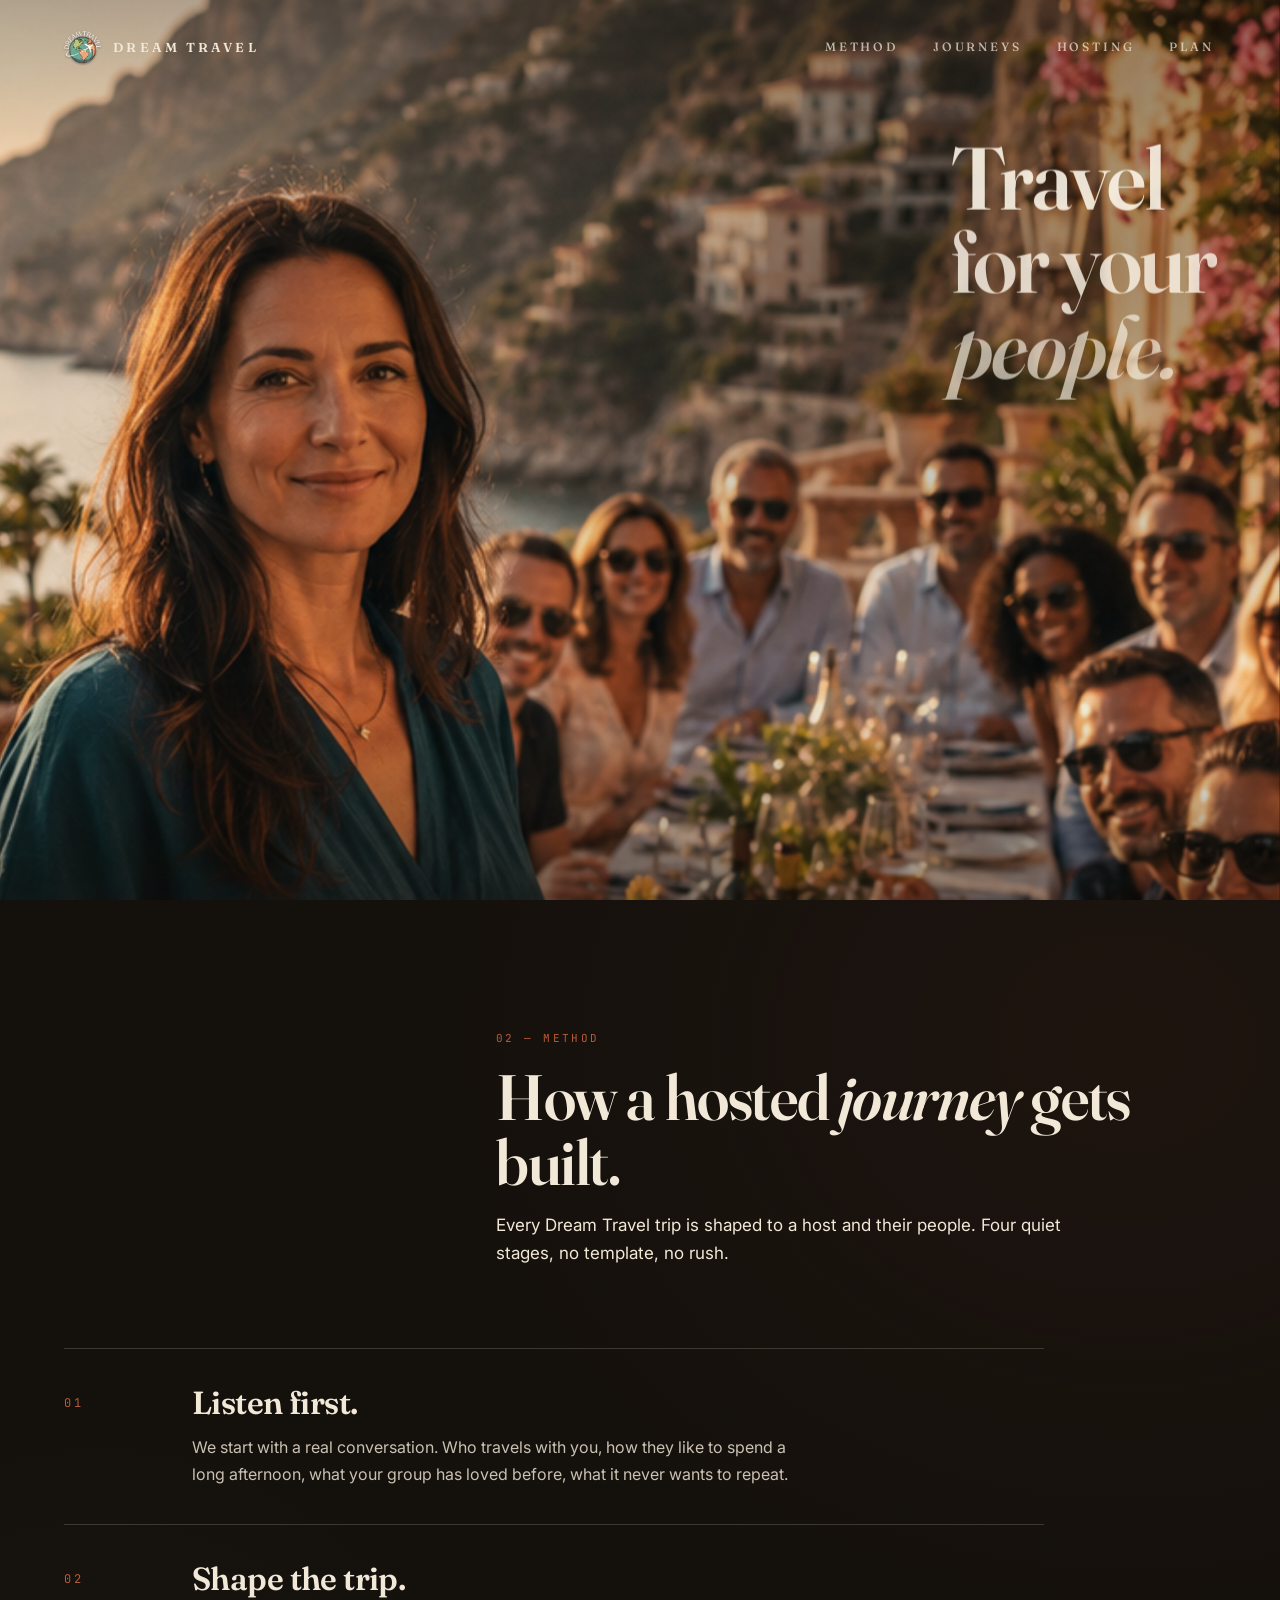
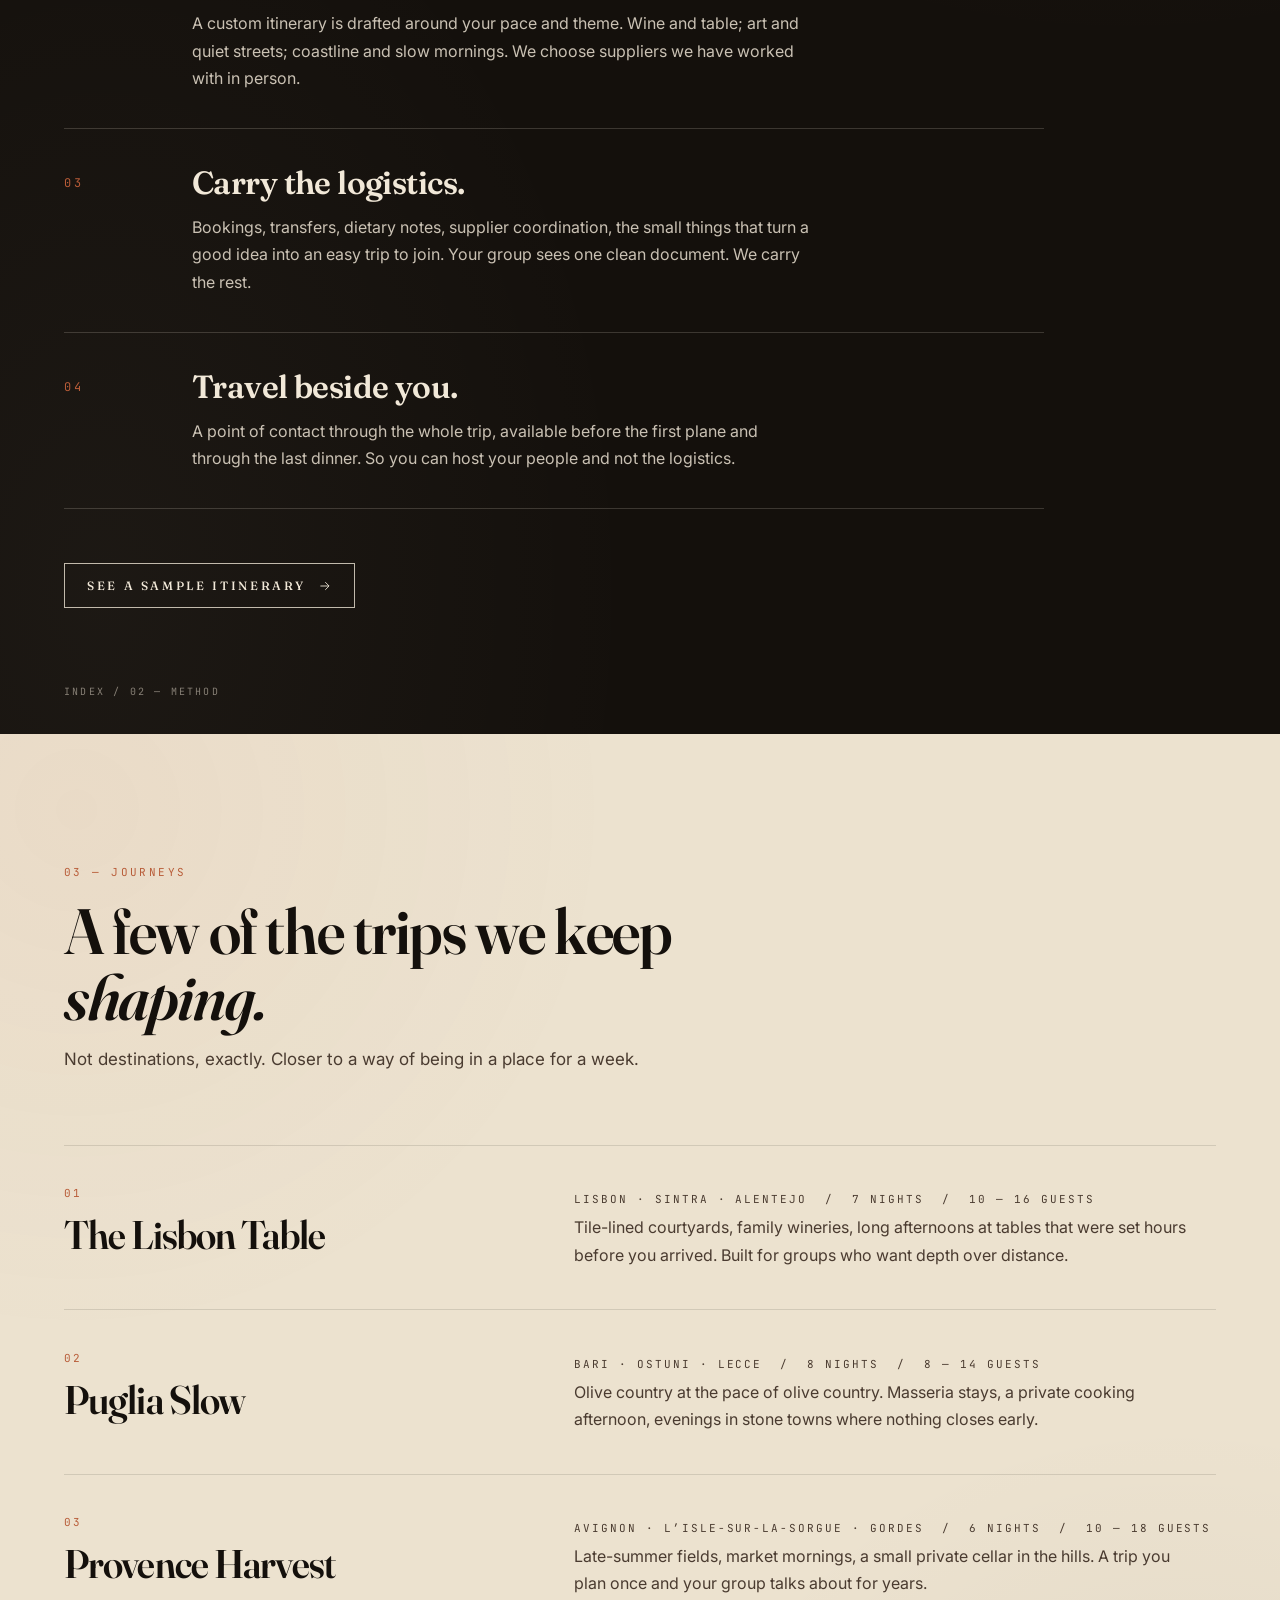
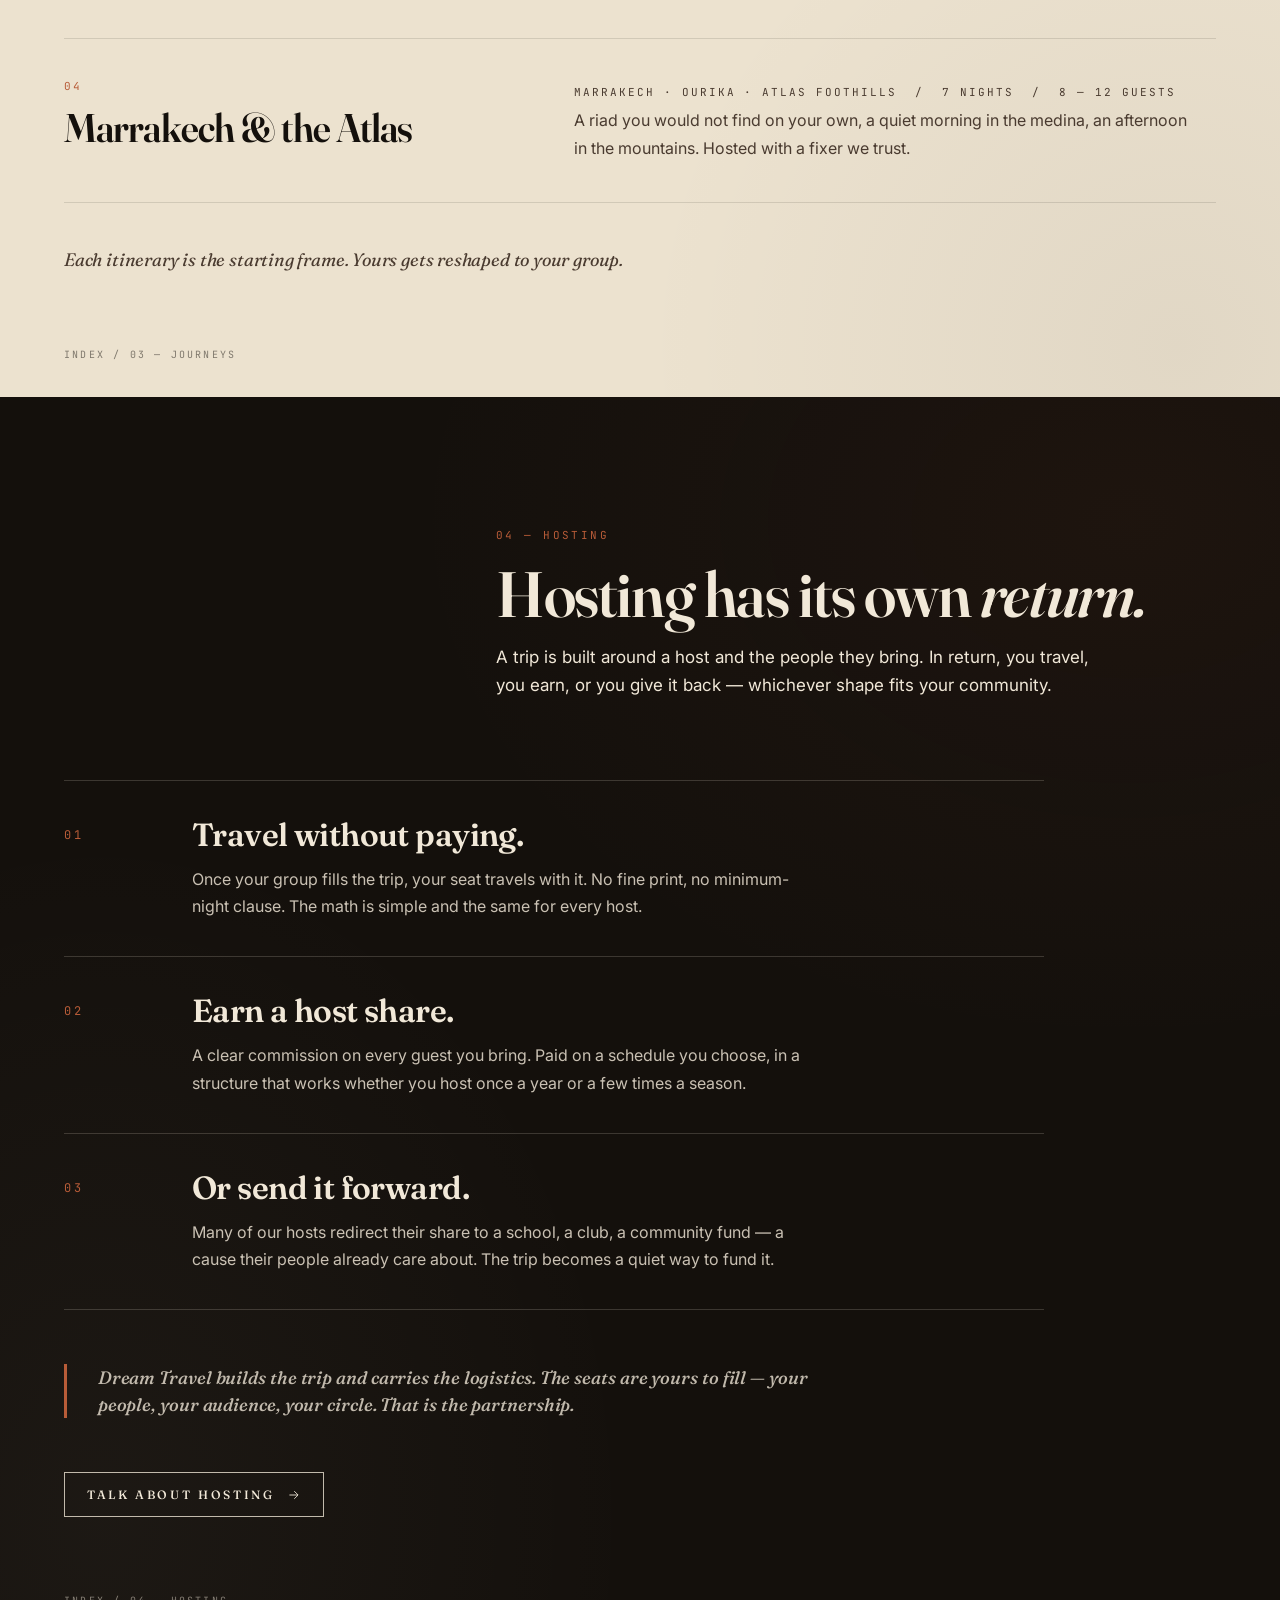
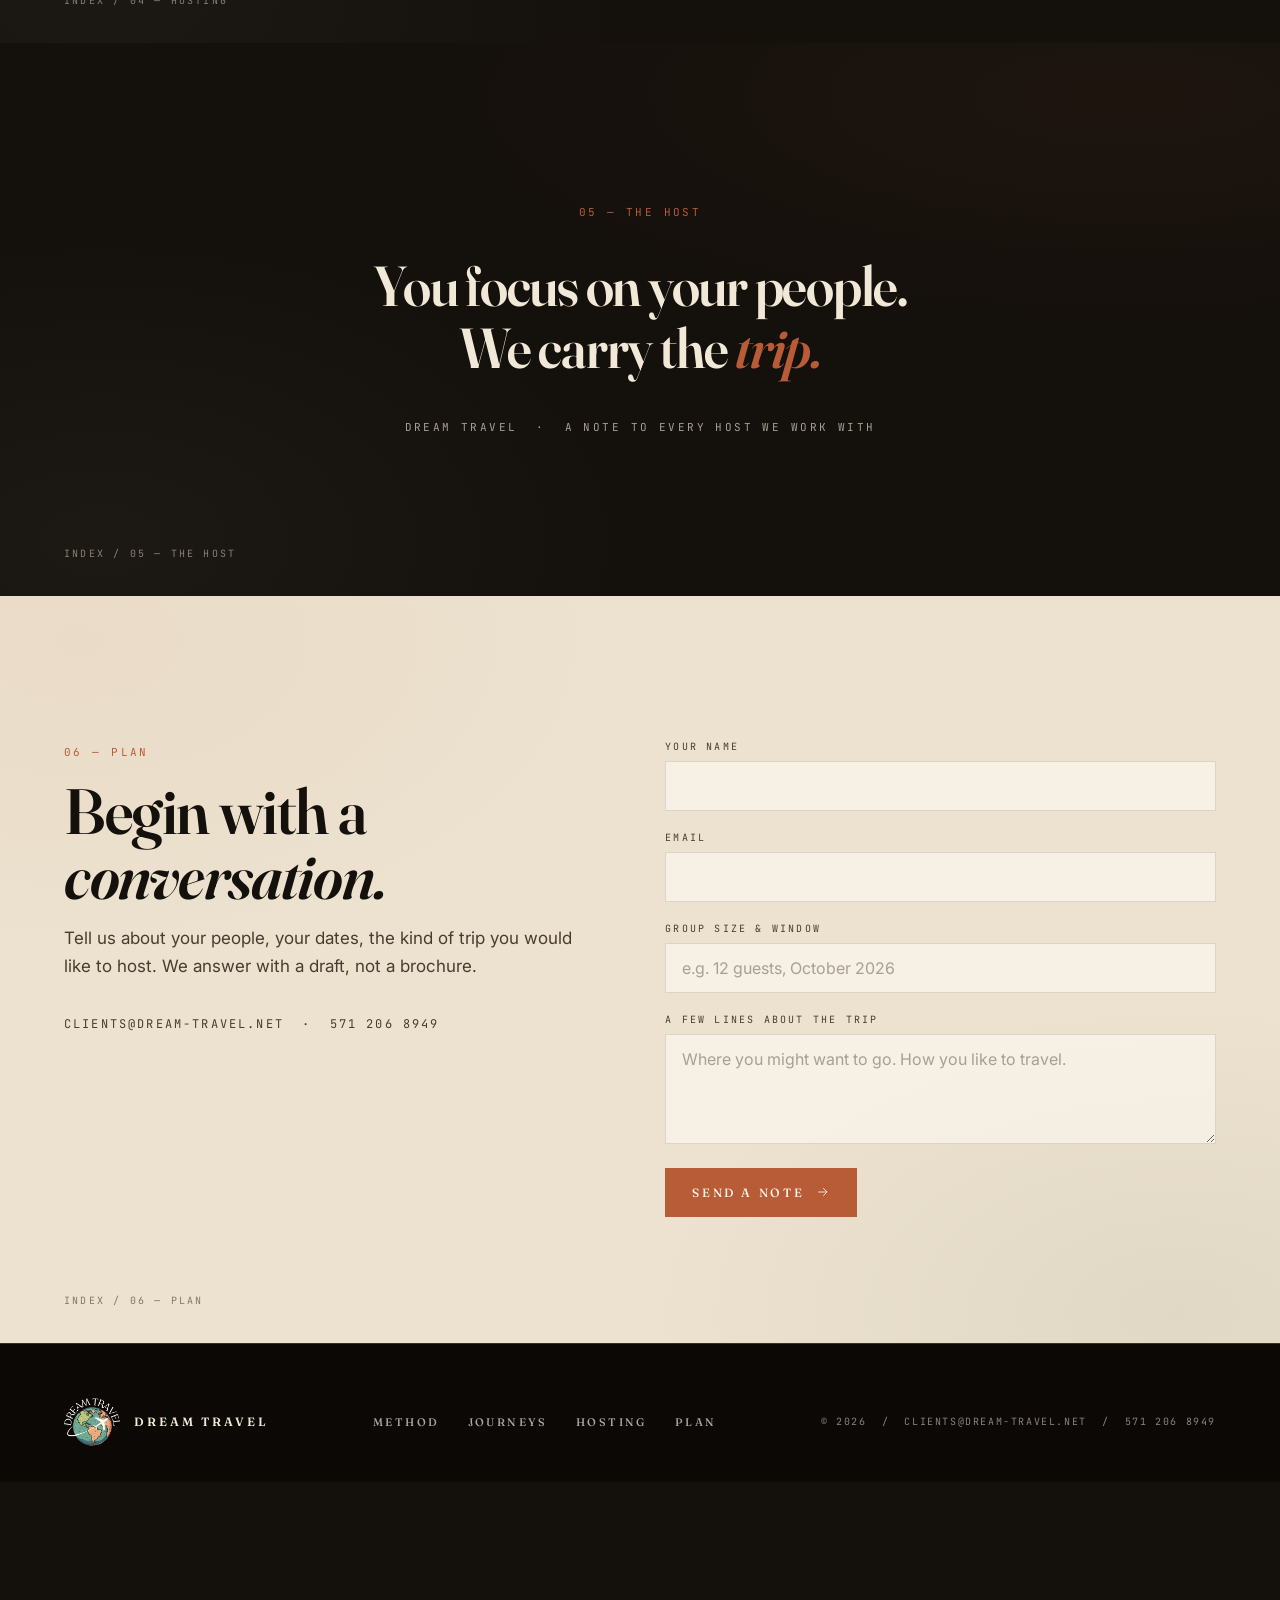
<file: dream-travel/about.html>
<!doctype html>
<html lang="en">
<head>
<meta charset="utf-8">
<meta name="viewport" content="width=device-width,initial-scale=1">
<title>Redirecting | Dream Travel</title>
<meta http-equiv="refresh" content="0; url=index.html#hosting">
<link rel="canonical" href="index.html#hosting">
</head>
<body>
<p>Redirecting to Dream Travel. If you are not redirected, <a href="index.html#hosting">continue here</a>.</p>
</body>
</html>
</file>
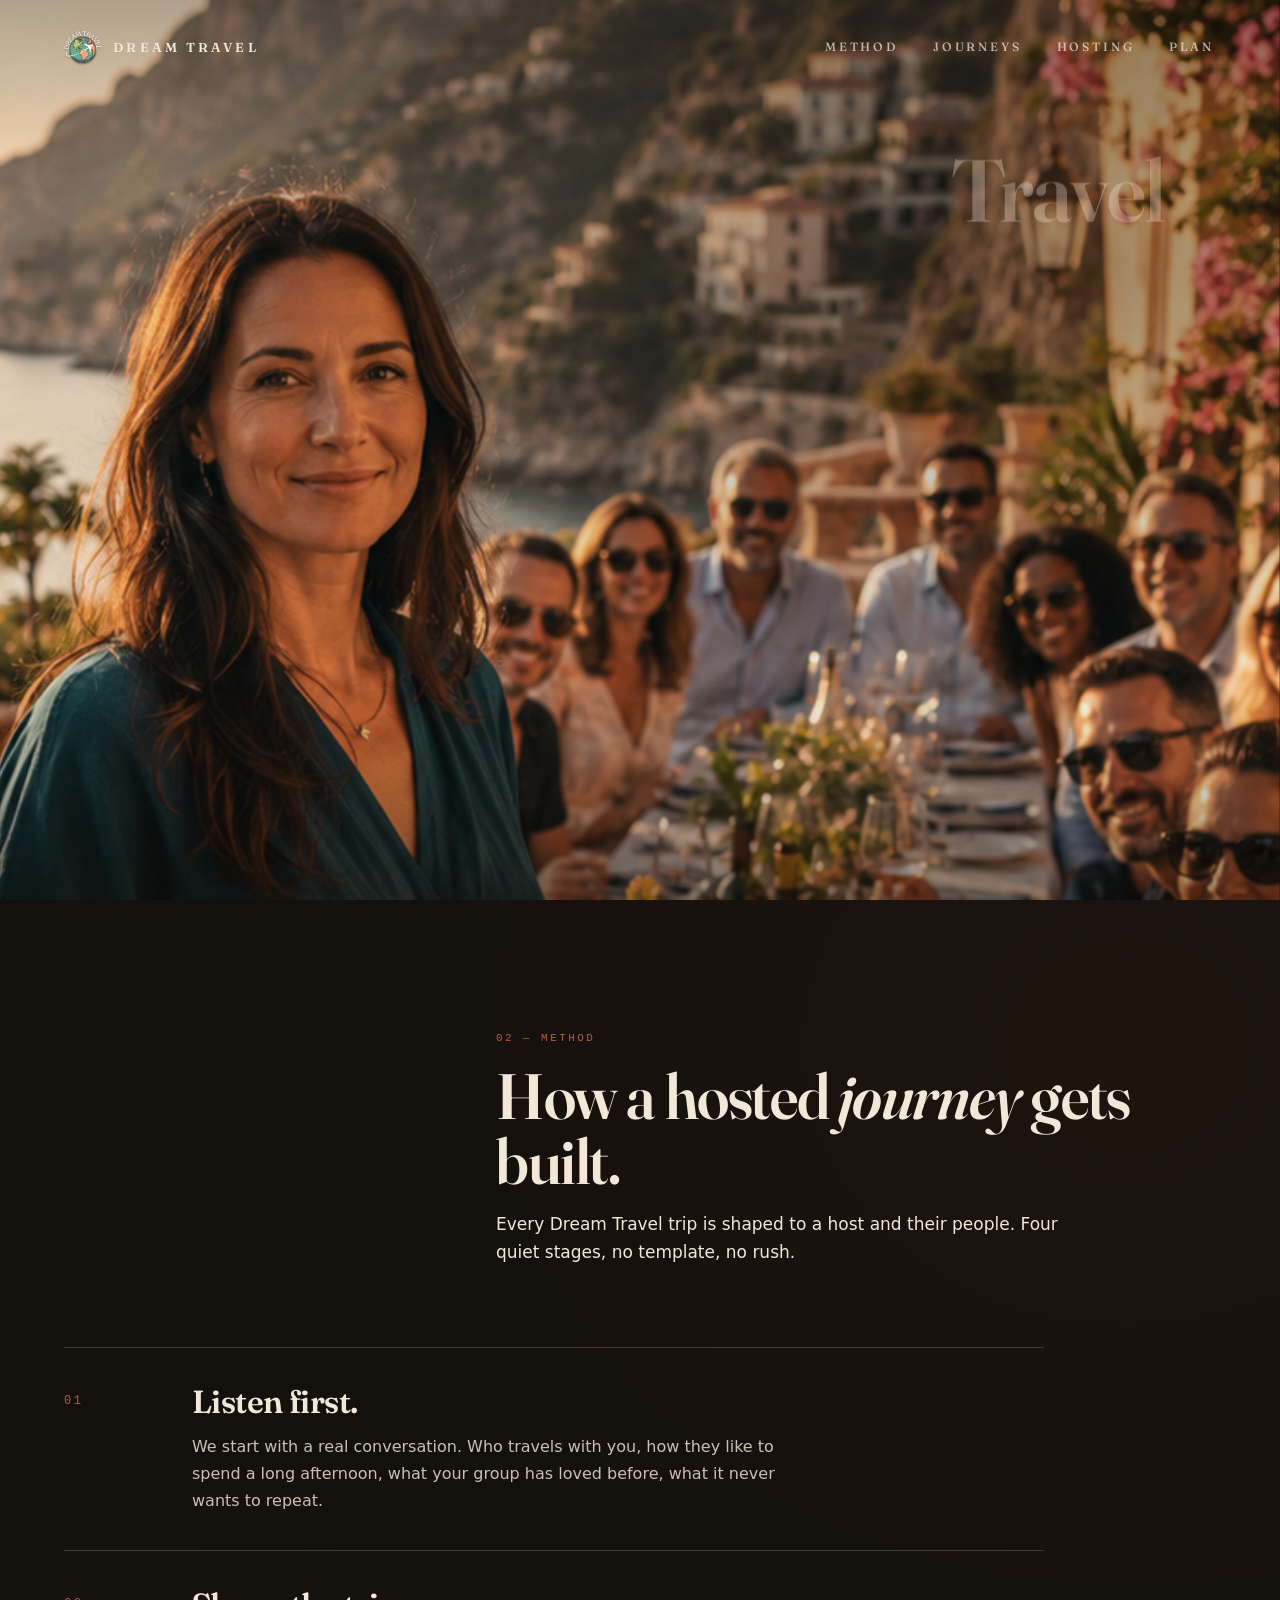
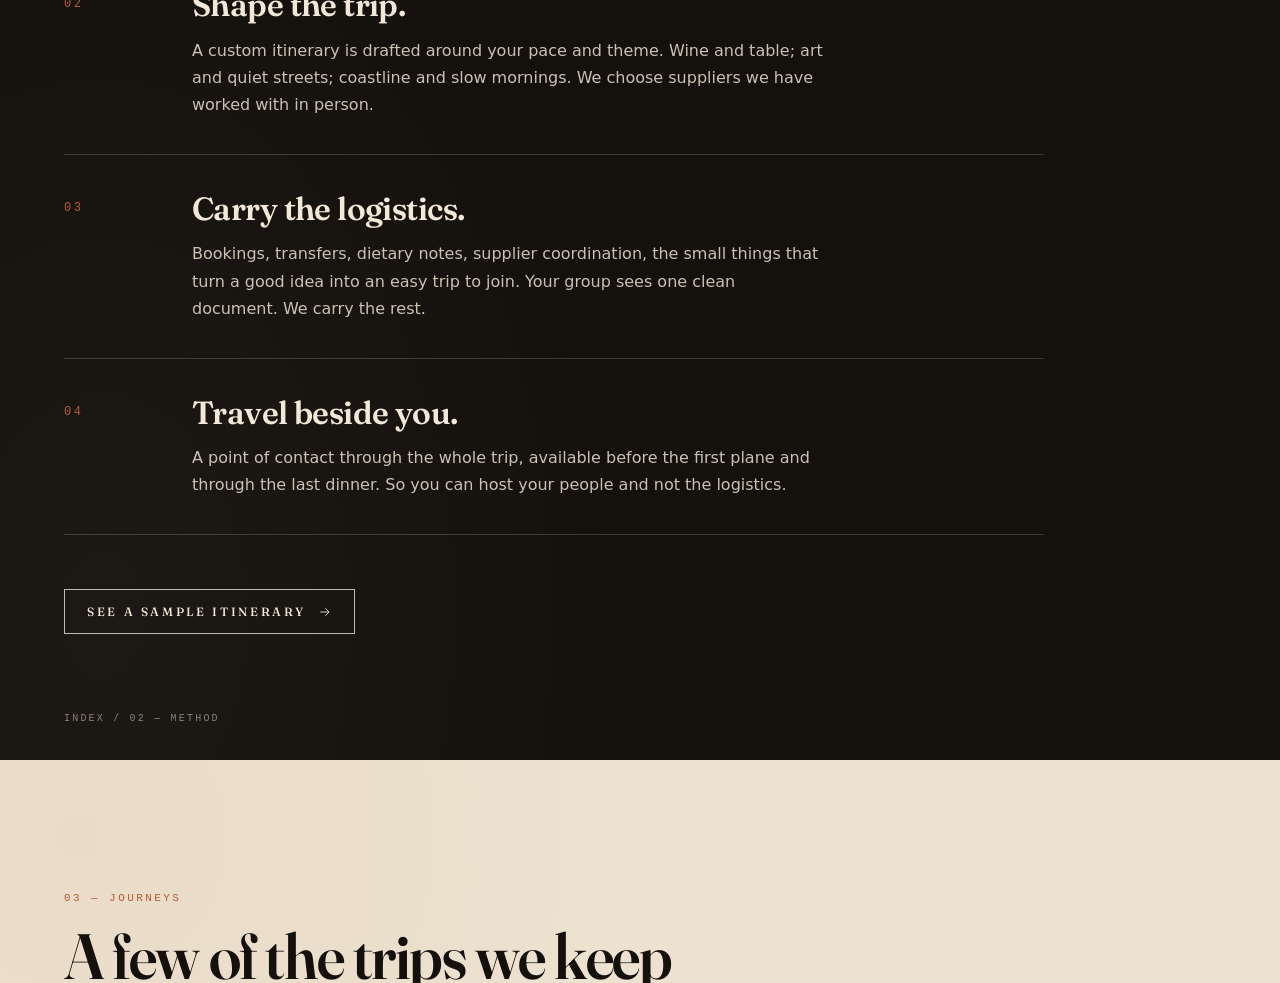
<file: dream-travel/adult-travel.html>
<!doctype html>
<html lang="en">
<head>
<meta charset="utf-8">
<meta name="viewport" content="width=device-width,initial-scale=1">
<title>Redirecting | Dream Travel</title>
<meta http-equiv="refresh" content="0; url=index.html#method">
<link rel="canonical" href="index.html#method">
</head>
<body>
<p>Redirecting to Dream Travel. If you are not redirected, <a href="index.html#method">continue here</a>.</p>
</body>
</html>
</file>
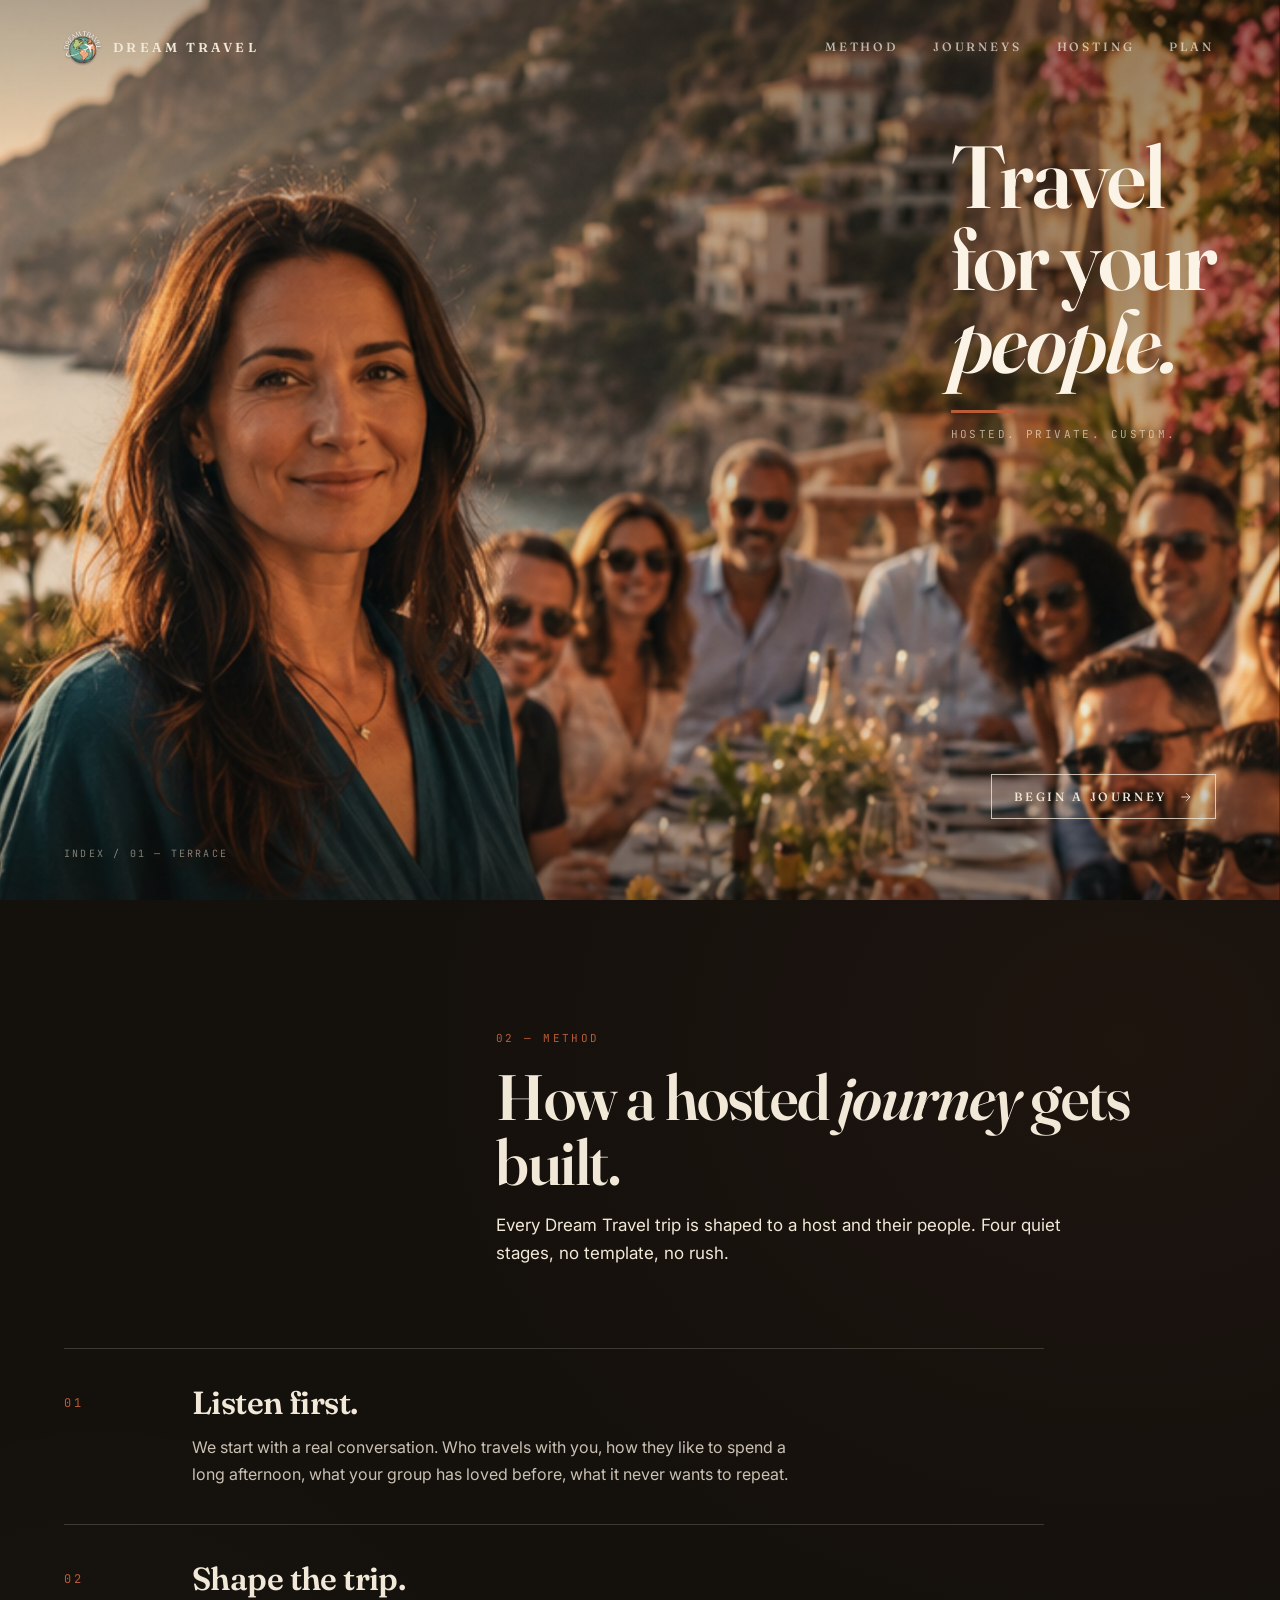
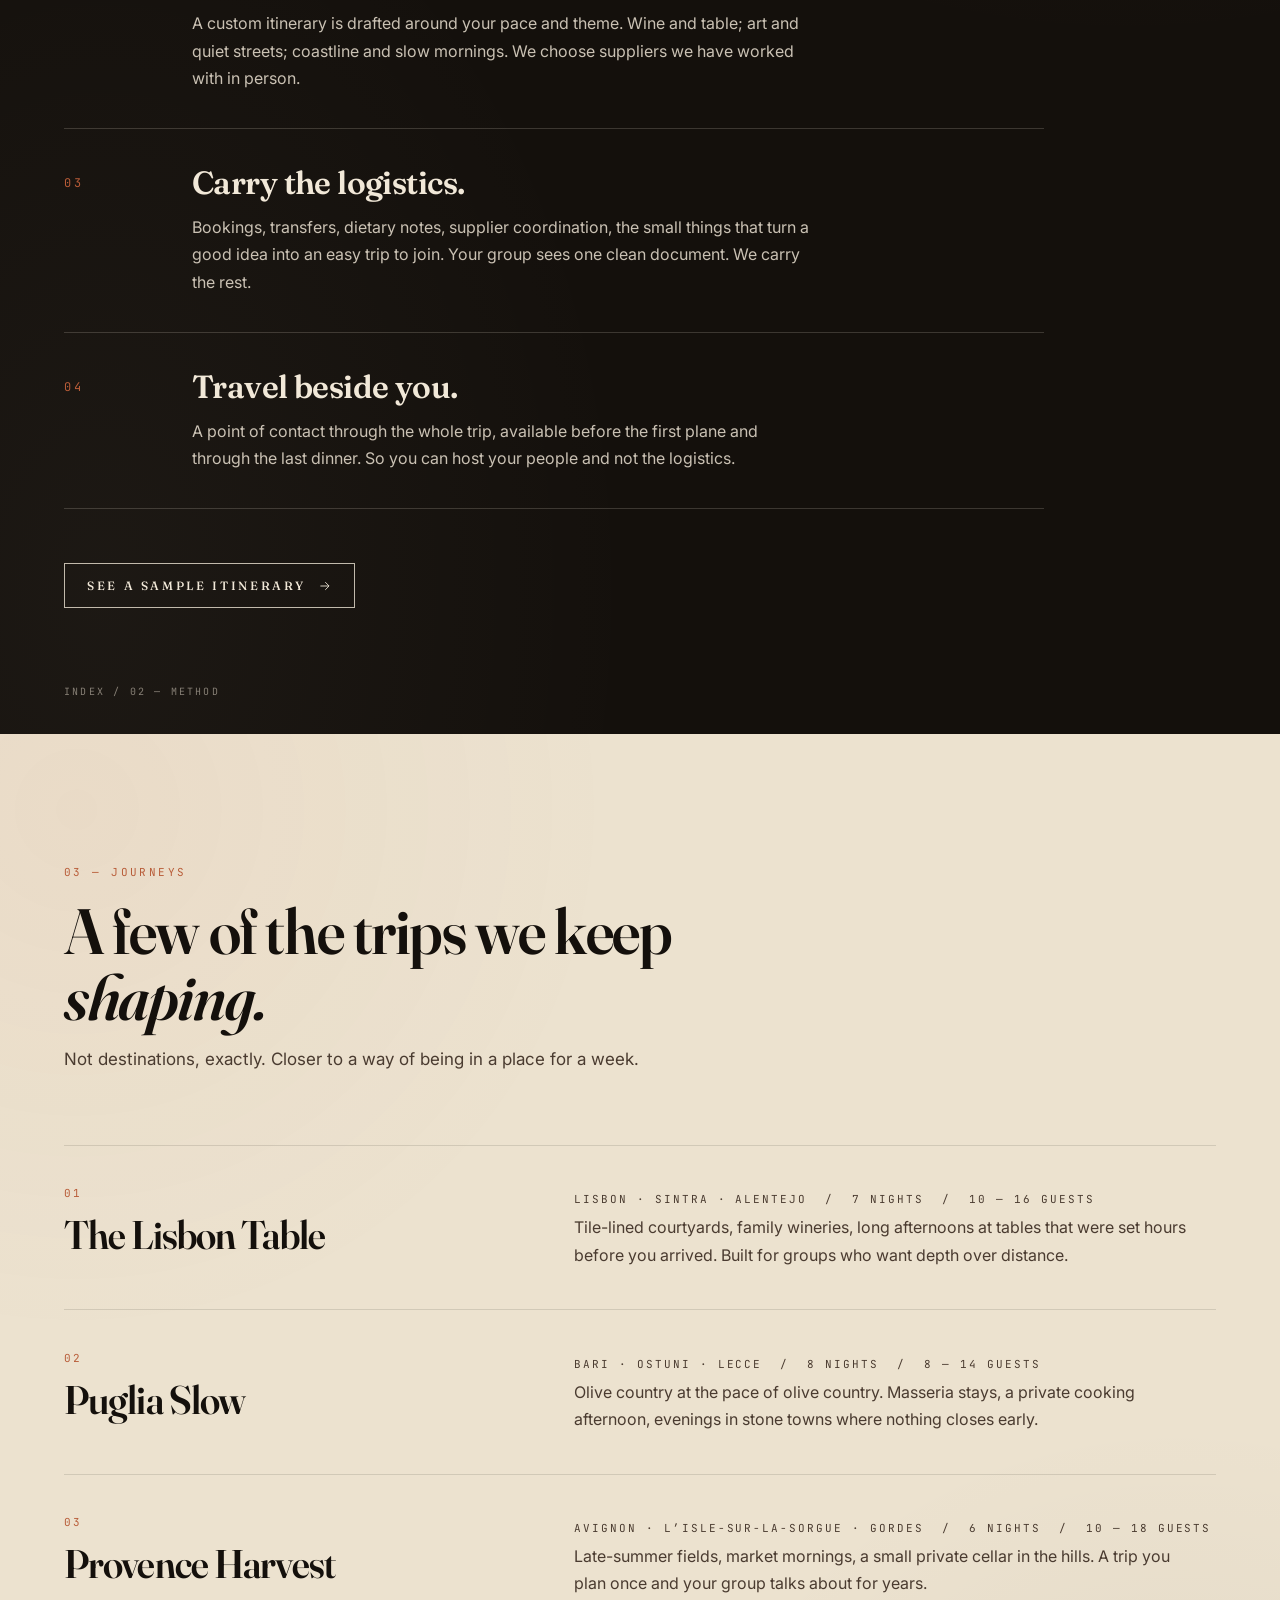
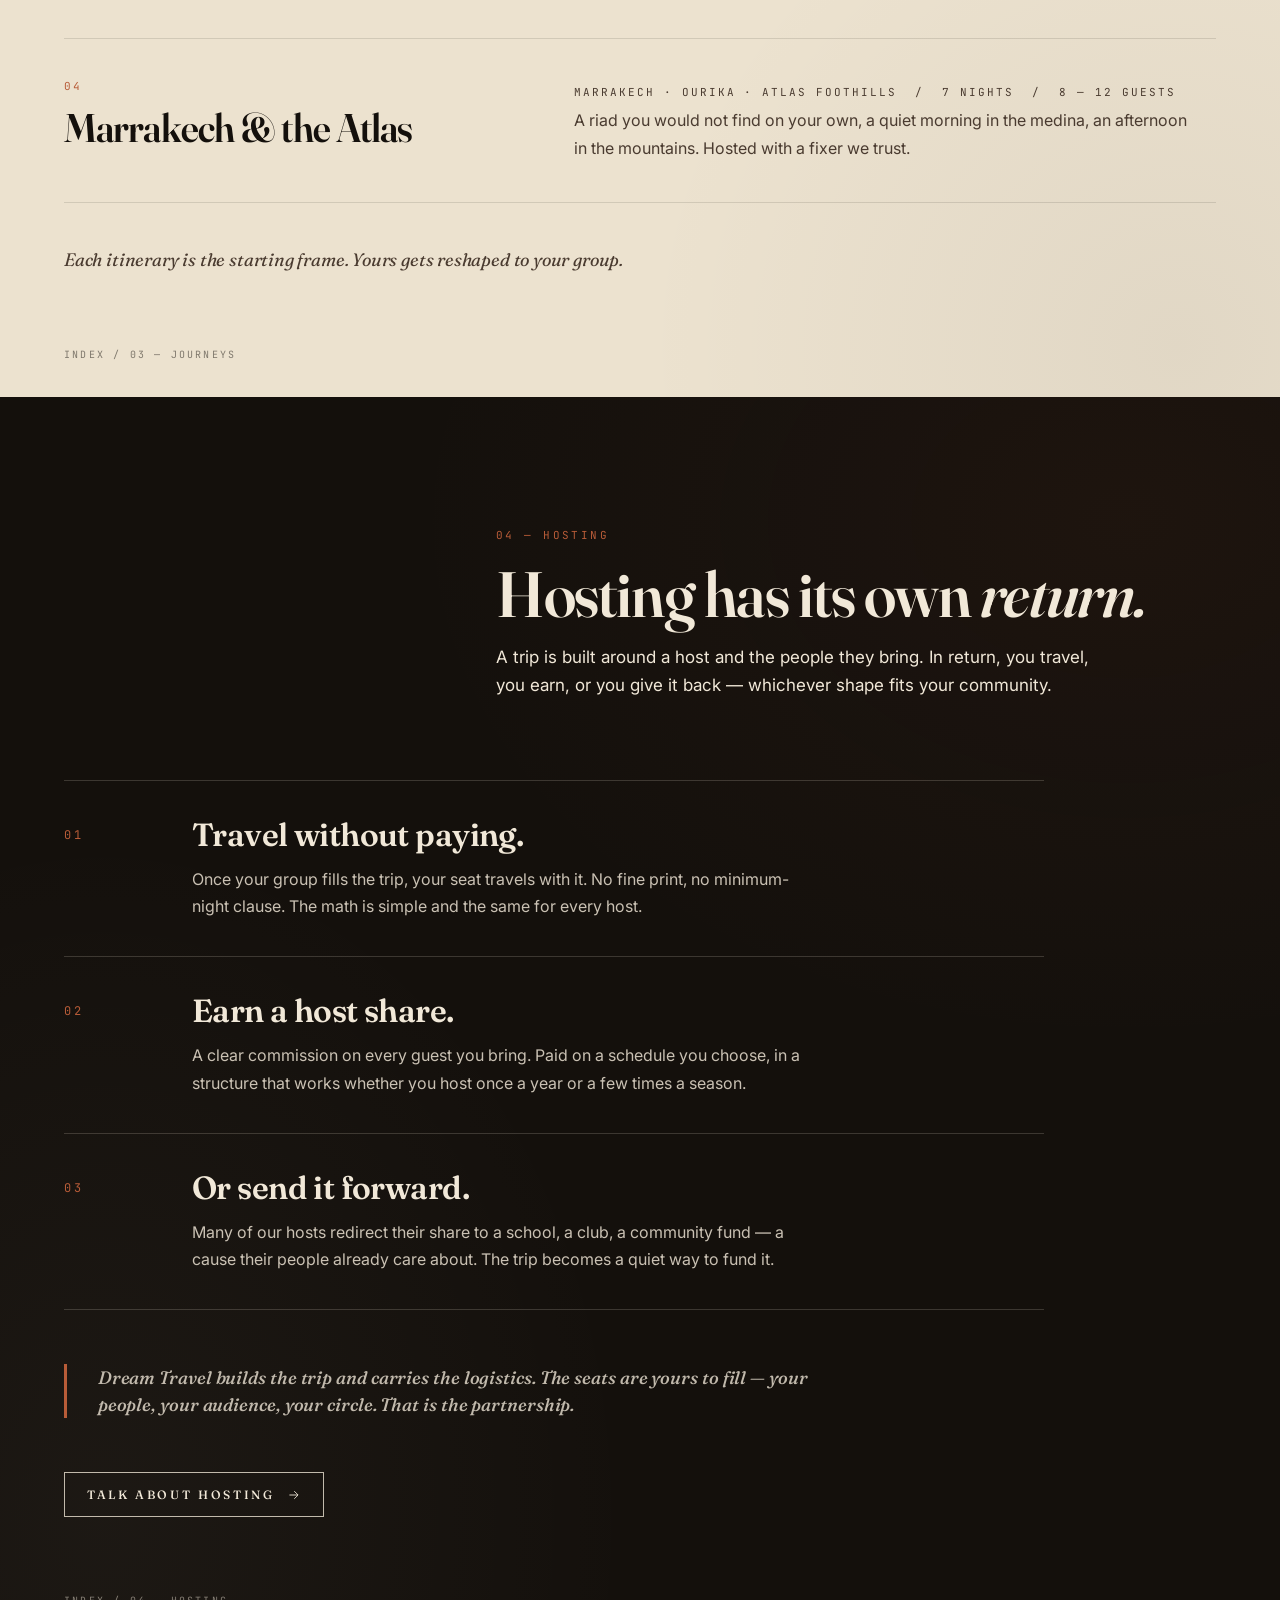
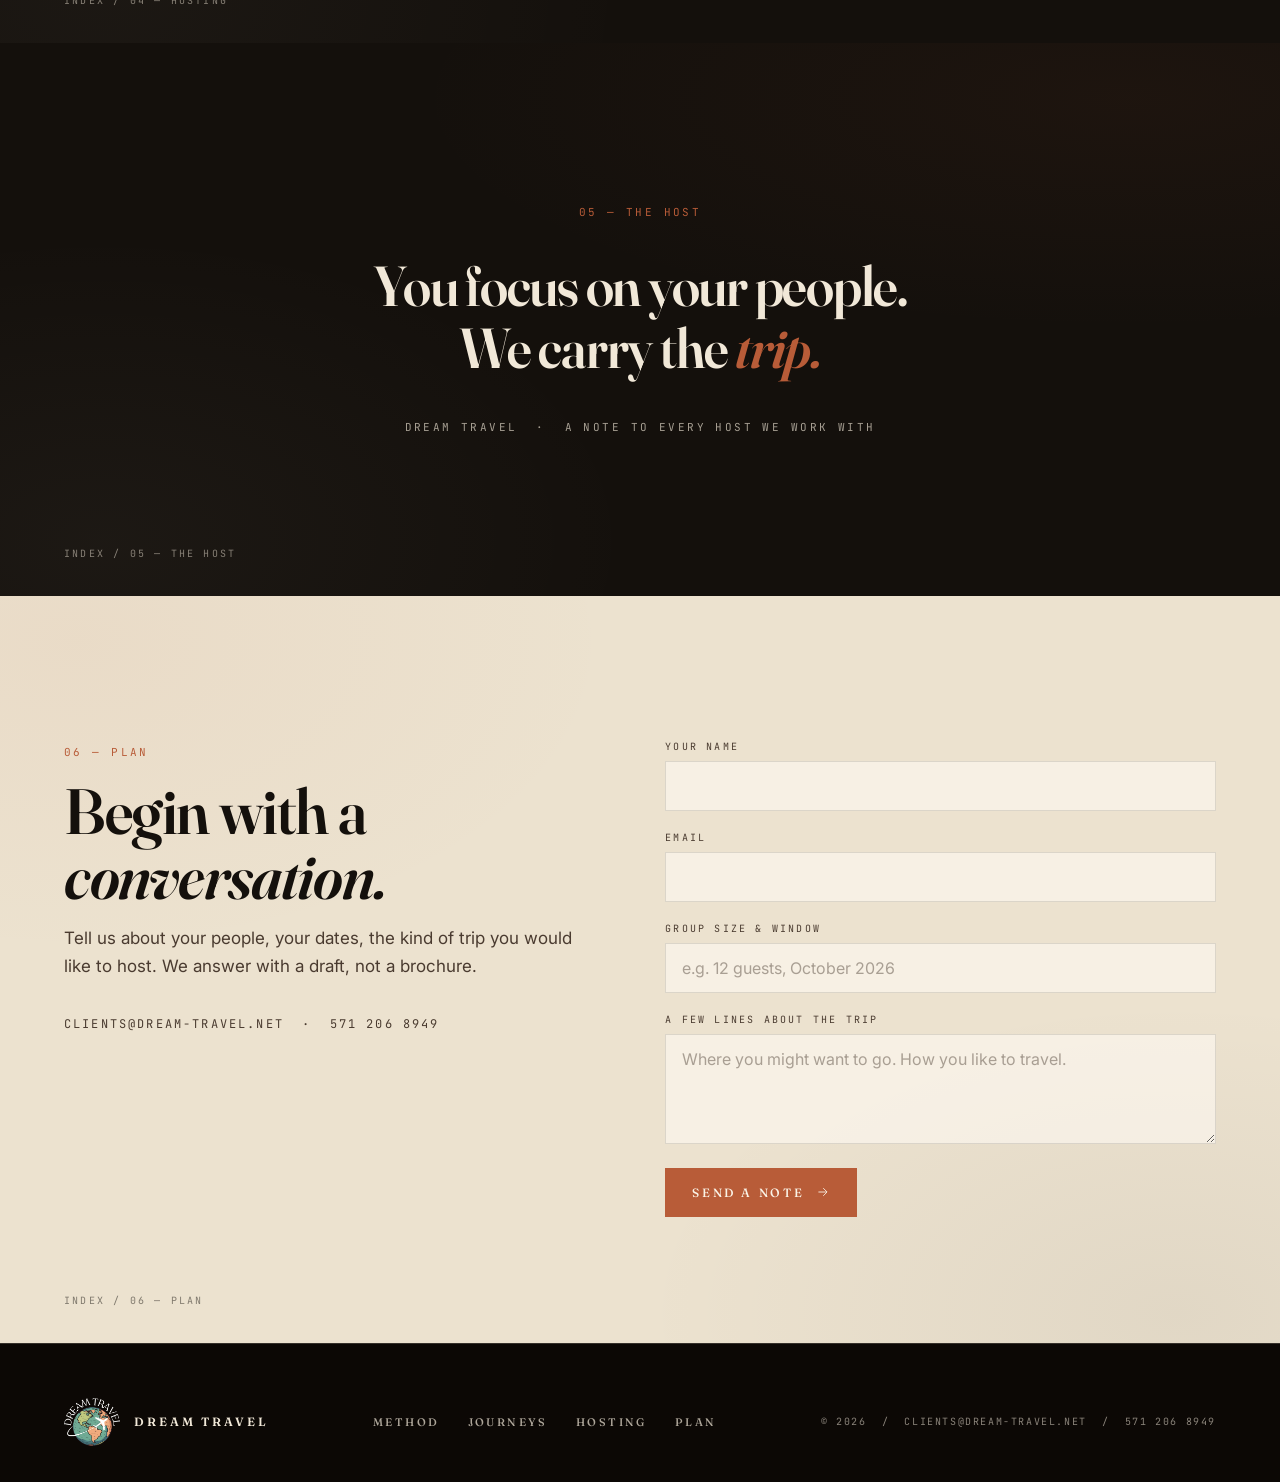
<file: dream-travel/contact.html>
<!doctype html>
<html lang="en">
<head>
<meta charset="utf-8">
<meta name="viewport" content="width=device-width,initial-scale=1">
<title>Redirecting | Dream Travel</title>
<meta http-equiv="refresh" content="0; url=index.html#plan">
<link rel="canonical" href="index.html#plan">
</head>
<body>
<p>Redirecting to Dream Travel. If you are not redirected, <a href="index.html#plan">continue here</a>.</p>
</body>
</html>
</file>
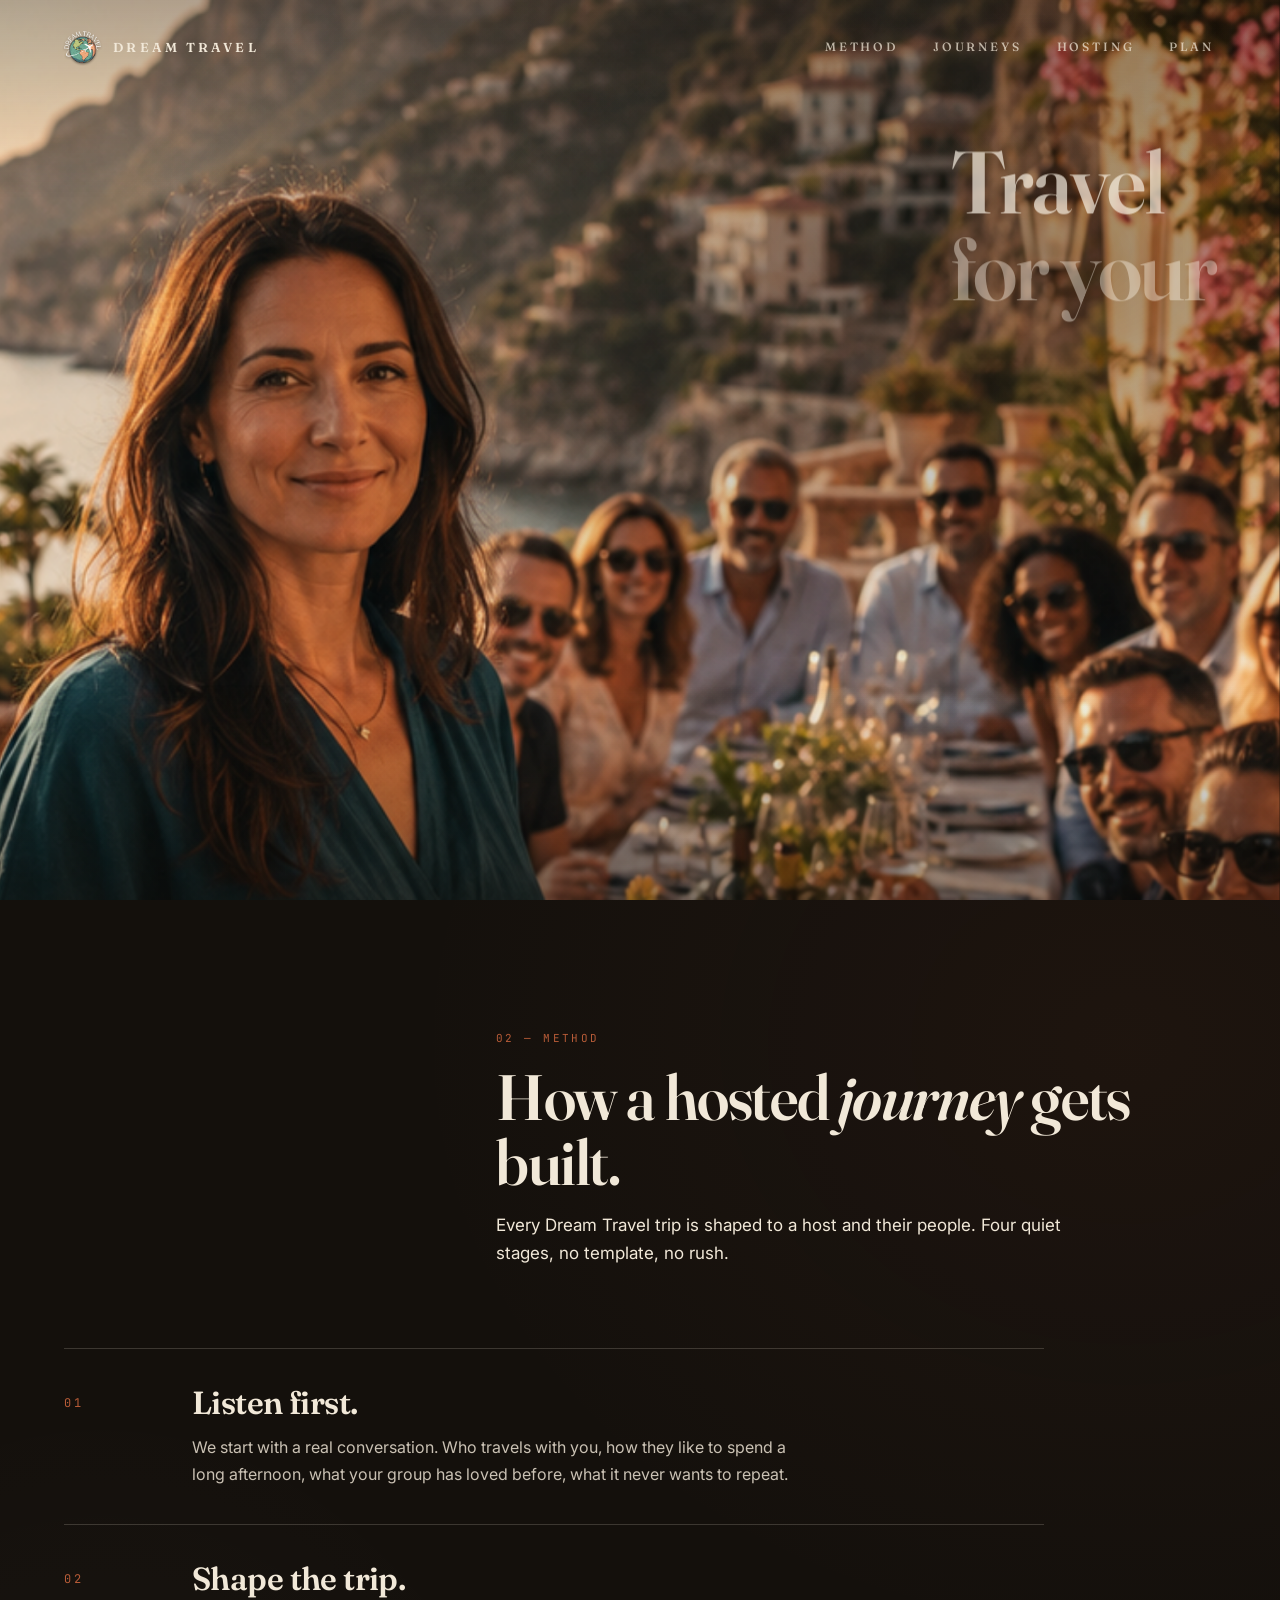
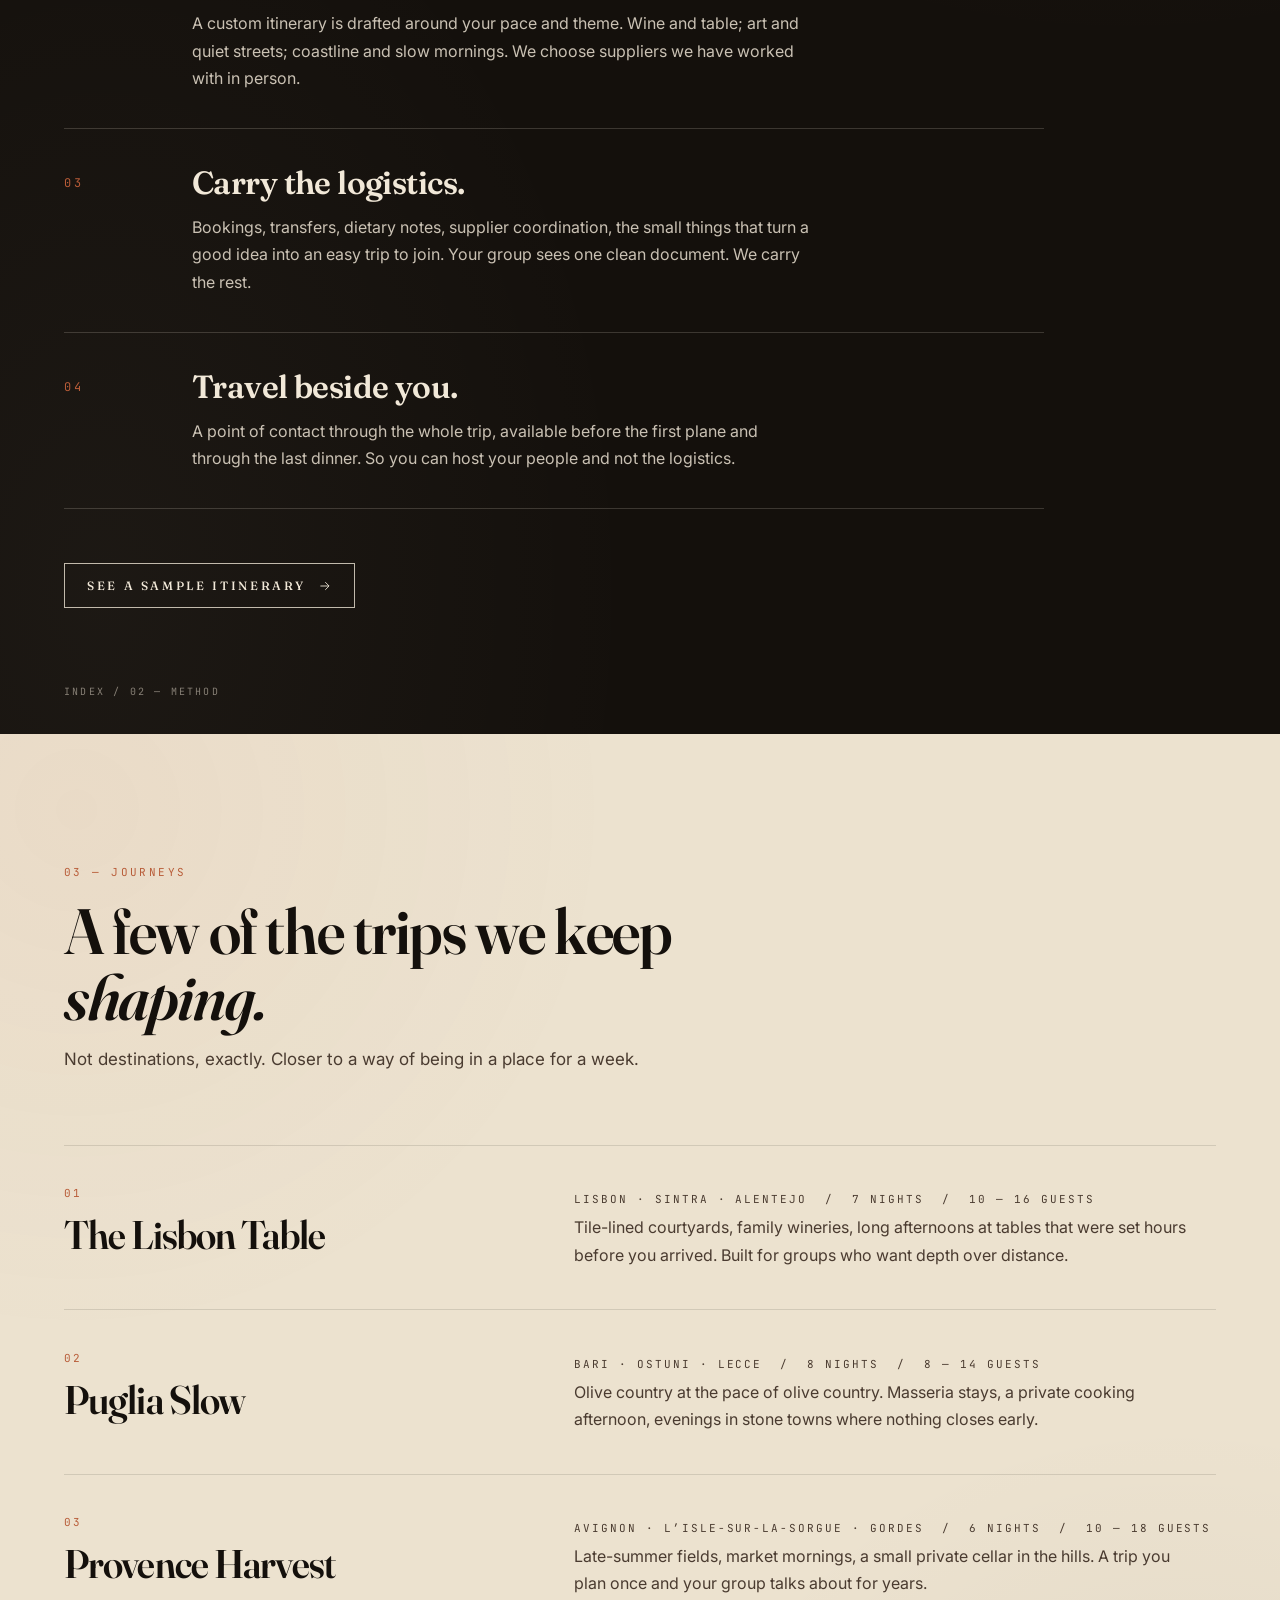
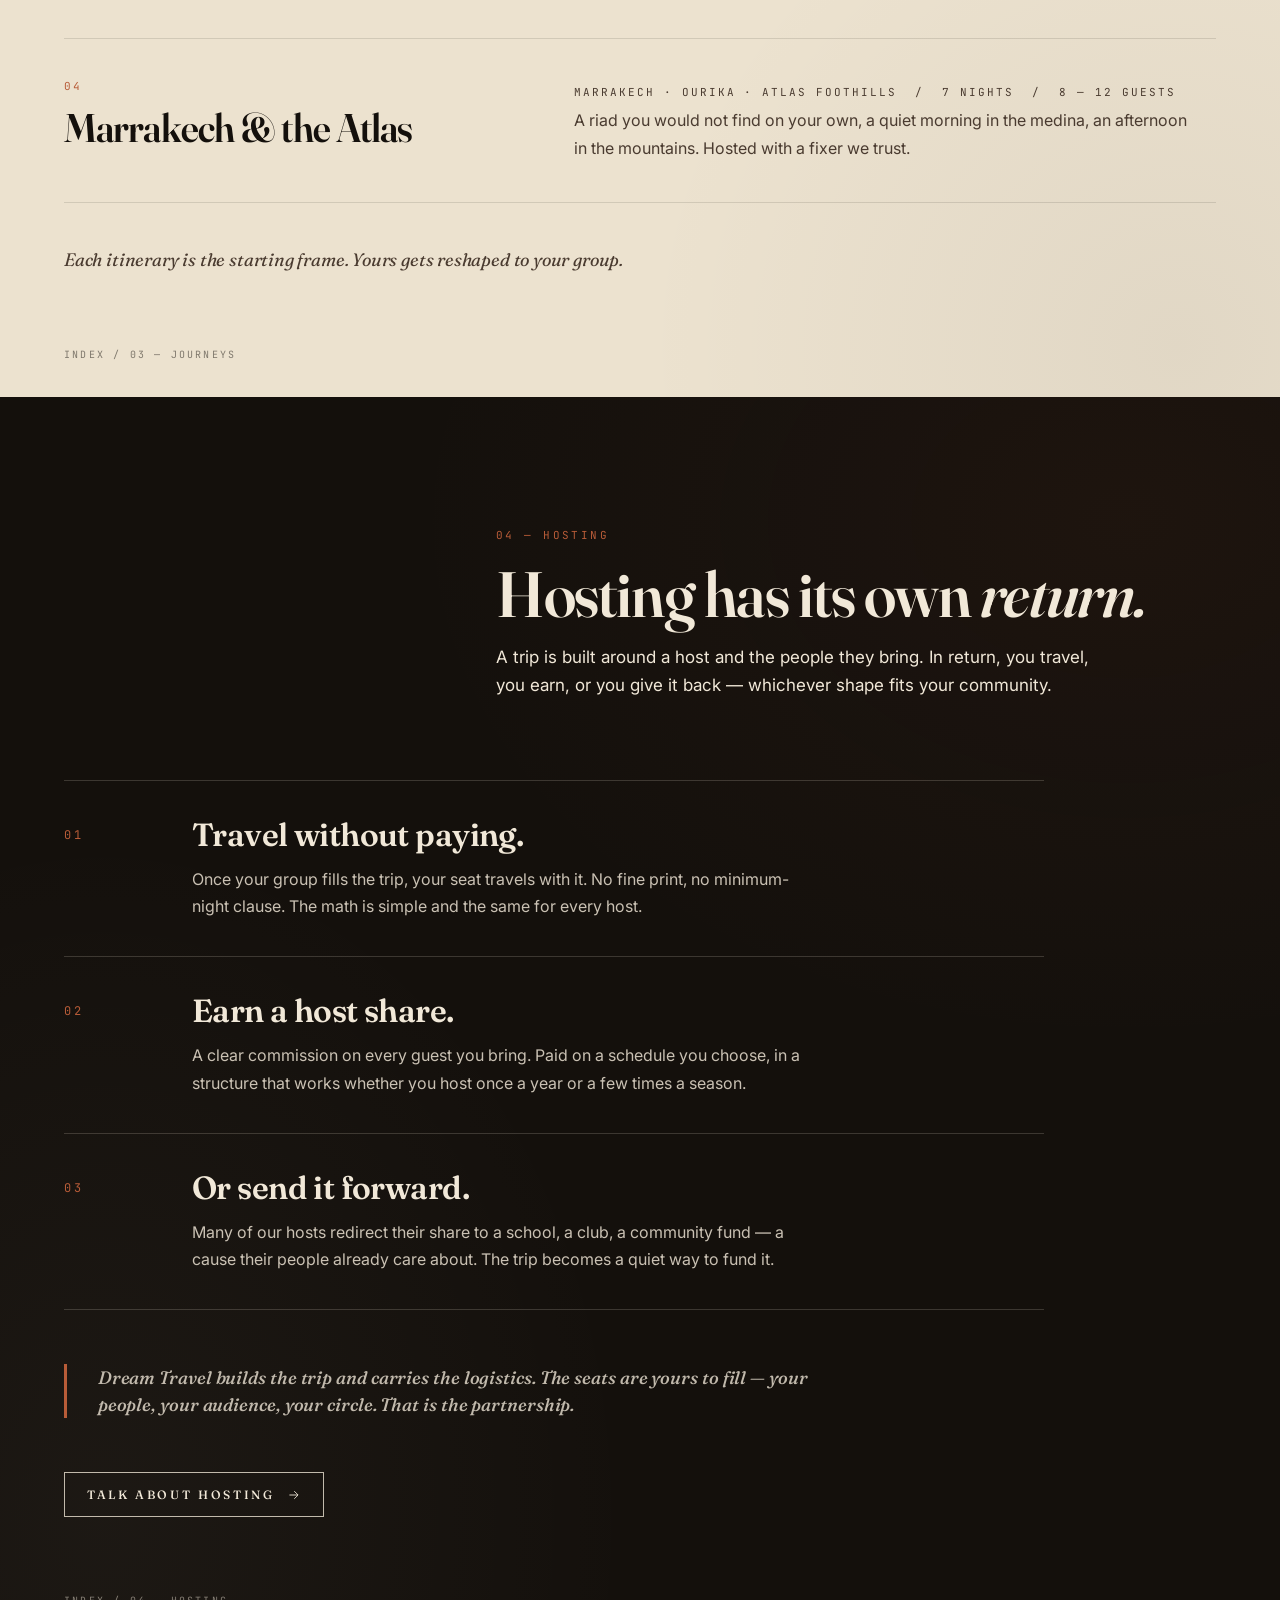
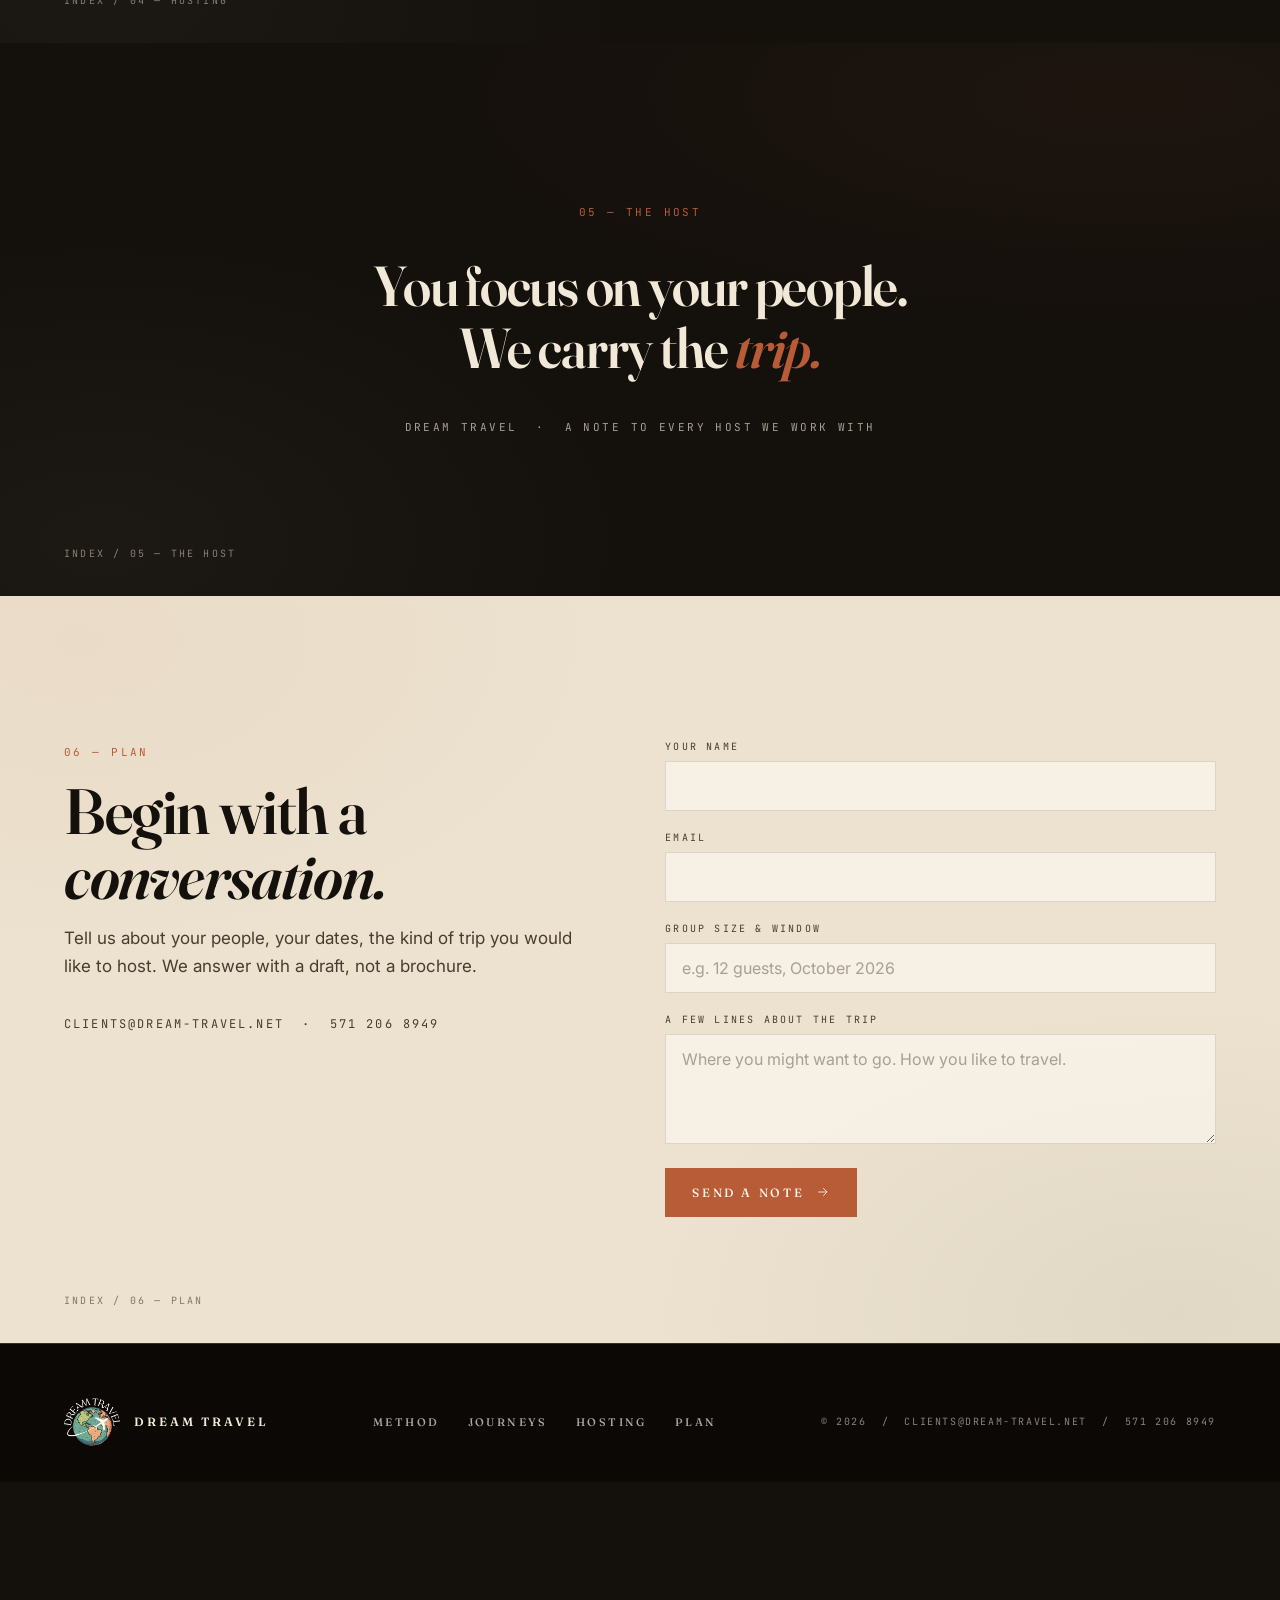
<file: dream-travel/experiences.html>
<!doctype html>
<html lang="en">
<head>
<meta charset="utf-8">
<meta name="viewport" content="width=device-width,initial-scale=1">
<title>Redirecting | Dream Travel</title>
<meta http-equiv="refresh" content="0; url=index.html#journeys">
<link rel="canonical" href="index.html#journeys">
</head>
<body>
<p>Redirecting to Dream Travel. If you are not redirected, <a href="index.html#journeys">continue here</a>.</p>
</body>
</html>
</file>
<file: dream-travel/styles.css>
:root {
  --ink: #14100c;
  --ink-2: #1d1610;
  --cream: #f1e8d8;
  --cream-strong: #faf3e6;
  --paper: #ece2cf;
  --paper-2: #e3d6bf;
  --terracotta: #b85c38;
  --terracotta-deep: #984a2c;
  --muted-ink: #4a3b30;
  --muted-cream: rgba(241, 232, 216, 0.66);
  --line-dark: rgba(241, 232, 216, 0.18);
  --line-light: rgba(20, 16, 12, 0.12);

  --serif: "Fraunces", "Cormorant Garamond", Georgia, serif;
  --sans: "Inter", system-ui, sans-serif;
  --mono: "JetBrains Mono", ui-monospace, monospace;

  --gutter: clamp(24px, 5vw, 72px);
  --section-pad: clamp(96px, 14vh, 160px);
}

* { box-sizing: border-box; margin: 0; padding: 0; }
html { scroll-behavior: smooth; }
body {
  font-family: var(--sans);
  color: var(--ink);
  background: var(--ink);
  min-height: 100vh;
  -webkit-font-smoothing: antialiased;
  text-rendering: optimizeLegibility;
}
a { color: inherit; text-decoration: none; }
img { display: block; max-width: 100%; }

.skip-link {
  position: absolute; top: 0; left: 0; z-index: 100;
  padding: 12px 18px; margin: 8px;
  background: var(--ink); color: var(--cream-strong);
  font-family: var(--mono); font-size: 11px;
  letter-spacing: 0.18em; text-transform: uppercase;
  transform: translateY(-200%);
  transition: transform 180ms cubic-bezier(.16,1,.3,1);
}
.skip-link:focus { transform: translateY(0); outline: 2px solid var(--terracotta); outline-offset: 3px; }

/* ============  HERO  ============ */
.hero {
  position: relative;
  width: 100%;
  min-height: 100vh;
  display: grid;
  grid-template-rows: auto 1fr auto;
  isolation: isolate;
  overflow: hidden;
  color: var(--cream);
}
.hero__picture {
  position: absolute; inset: 0;
  width: 100%; height: 100%;
  z-index: 0;
  display: block;
  overflow: hidden;
  transform-origin: 30% 65%;
  animation: hero-drift 22s ease-in-out infinite alternate;
  will-change: transform;
}
.hero__media {
  width: 100%; height: 100%;
  object-fit: cover; object-position: 38% center;
  display: block;
}
@keyframes hero-drift {
  from { transform: scale(1.0)  translate3d(0, 0, 0); }
  to   { transform: scale(1.07) translate3d(-1.8%, -1%, 0); }
}
.hero__scrim {
  position: absolute; inset: 0; z-index: 1; pointer-events: none;
  background:
    radial-gradient(120% 90% at 80% 28%, rgba(15, 9, 5, 0.42) 0%, rgba(15, 9, 5, 0) 60%),
    linear-gradient(180deg, rgba(15, 9, 5, 0.32) 0%, rgba(15, 9, 5, 0) 22%, rgba(15, 9, 5, 0) 76%, rgba(15, 9, 5, 0.42) 100%);
}

.hero__chrome,
.hero__content,
.cta--floating,
.hero .index-marker { position: relative; z-index: 2; }

.hero__chrome {
  display: flex; align-items: center; justify-content: space-between;
  gap: 24px;
  padding: clamp(20px, 3.4vh, 32px) var(--gutter) 0;
}
.wordmark {
  display: inline-flex;
  align-items: center;
  gap: 12px;
  font-family: var(--serif);
  font-weight: 600;
  font-size: 13px;
  letter-spacing: 0.24em;
  text-transform: uppercase;
  color: var(--cream);
}
.wordmark__logo {
  height: 32px;
  width: auto;
  display: block;
  filter: drop-shadow(0 1px 1px rgba(0, 0, 0, 0.45));
}
.nav { display: flex; align-items: center; gap: clamp(18px, 2.4vw, 36px); }
.nav a {
  font-family: var(--serif);
  font-weight: 500;
  font-size: 12px;
  letter-spacing: 0.24em;
  text-transform: uppercase;
  color: var(--cream);
  opacity: 0.72;
  padding: 8px 2px;
  transition: opacity 180ms ease;
}
.nav a:hover, .nav a:focus-visible { opacity: 1; }
.nav a:focus-visible { outline: 1px solid var(--cream); outline-offset: 4px; }

.hero__content {
  align-self: start;
  justify-self: end;
  padding: clamp(48px, 8vh, 96px) var(--gutter) 0;
  max-width: min(560px, 60vw);
  text-align: left;
  animation: hero-rise 1.4s cubic-bezier(.16,1,.3,1) both;
}
@keyframes hero-rise {
  from { opacity: 0; transform: translateY(16px); }
  to   { opacity: 1; transform: translateY(0); }
}
.display span { display: block; animation: hero-rise 1.2s cubic-bezier(.16,1,.3,1) both; }
.display span:nth-child(1) { animation-delay: .15s; }
.display span:nth-child(2) { animation-delay: .30s; }
.display span:nth-child(3) { animation-delay: .45s; }
.accent-rule {
  transform-origin: left center;
  animation: rule-expand 1s cubic-bezier(.16,1,.3,1) .65s both;
}
@keyframes rule-expand {
  from { transform: scaleX(0); }
  to   { transform: scaleX(1); }
}
.meta            { animation: hero-rise 1.2s cubic-bezier(.16,1,.3,1) .8s both; }
.cta--floating   { animation: hero-rise 1.2s cubic-bezier(.16,1,.3,1) .95s both; }
.hero .index-marker { animation: hero-rise 1.2s cubic-bezier(.16,1,.3,1) 1.1s both; }
.display {
  font-family: var(--serif);
  font-weight: 600;
  font-size: clamp(48px, 7vw, 88px);
  line-height: 0.94;
  letter-spacing: -0.025em;
  font-variation-settings: "opsz" 96;
  color: var(--cream-strong);
  display: flex;
  flex-direction: column;
}
.display em {
  font-style: italic;
  font-weight: 600;
  font-variation-settings: "opsz" 144;
}
.accent-rule {
  display: block;
  width: 64px; height: 3px;
  margin-top: clamp(22px, 3vh, 32px);
  background: var(--terracotta);
}
.meta {
  margin-top: 14px;
  font-family: var(--mono);
  font-size: 11px;
  letter-spacing: 0.22em;
  text-transform: uppercase;
  color: var(--muted-cream);
}

.cta--floating {
  position: absolute;
  right: var(--gutter);
  bottom: clamp(56px, 9vh, 96px);
  display: inline-flex; align-items: center; gap: 12px;
  padding: 14px 22px;
  border: 1px solid rgba(241, 232, 216, 0.78);
  color: var(--cream);
  font-family: var(--serif);
  font-weight: 500;
  font-size: 12px;
  letter-spacing: 0.22em;
  text-transform: uppercase;
  background: transparent;
  transition: background 220ms ease, border-color 220ms ease, transform 220ms ease;
}
.cta--floating svg { transition: transform 220ms ease; }
.cta--floating:hover {
  background: rgba(241, 232, 216, 0.06);
  border-color: var(--cream);
}
.cta--floating:hover svg { transform: translateX(4px); }
.cta--floating:focus-visible {
  outline: 2px solid var(--terracotta);
  outline-offset: 4px;
}

.index-marker {
  font-family: var(--mono);
  font-size: 10px;
  letter-spacing: 0.22em;
  text-transform: uppercase;
  color: rgba(241, 232, 216, 0.5);
}
.hero .index-marker {
  position: absolute;
  left: var(--gutter);
  bottom: clamp(28px, 4.5vh, 44px);
}
.index-marker--inline {
  position: absolute;
  left: var(--gutter);
  bottom: clamp(24px, 4vh, 36px);
}
.index-marker--ink { color: rgba(20, 16, 12, 0.5); }

/* ============  SURFACES  ============ */
.surface {
  position: relative;
  padding: var(--section-pad) 0;
  overflow: hidden;
}
.surface__inner {
  position: relative;
  width: min(1240px, calc(100% - 2 * var(--gutter)));
  margin: 0 auto;
}
.surface--dark {
  background: var(--ink);
  color: var(--cream);
}
.surface--dark::before {
  content: "";
  position: absolute; inset: 0;
  background:
    radial-gradient(80% 60% at 88% 10%, rgba(184, 92, 56, 0.06), transparent 70%),
    radial-gradient(60% 80% at 8% 90%, rgba(241, 232, 216, 0.04), transparent 70%);
  pointer-events: none;
}
.surface--paper {
  background: var(--paper);
  color: var(--ink);
}
.surface--paper::before {
  content: "";
  position: absolute; inset: 0;
  background:
    radial-gradient(60% 60% at 6% 6%, rgba(184, 92, 56, 0.05), transparent 70%),
    radial-gradient(60% 60% at 92% 96%, rgba(20, 16, 12, 0.05), transparent 70%);
  pointer-events: none;
}

.kicker {
  display: inline-block;
  font-family: var(--mono);
  font-size: 11px;
  letter-spacing: 0.22em;
  text-transform: uppercase;
  color: var(--terracotta);
}
.kicker--center { text-align: center; display: block; }

.section-head { max-width: 720px; }
.section-head--right { margin-left: auto; text-align: left; }
.section-head--left  { margin-right: auto; text-align: left; }
.section-title {
  margin-top: 18px;
  font-family: var(--serif);
  font-weight: 600;
  font-size: clamp(36px, 5vw, 64px);
  line-height: 1.02;
  letter-spacing: -0.022em;
  font-variation-settings: "opsz" 96;
}
.section-title em {
  font-style: italic;
  font-weight: 600;
  font-variation-settings: "opsz" 144;
}
.lede {
  margin-top: 16px;
  font-size: clamp(17px, 1.3vw, 19px);
  line-height: 1.65;
  max-width: 56ch;
  color: var(--cream);
}
.surface--paper .lede { color: var(--muted-ink); }

/* ============  METHOD LIST (section 02)  ============ */
.method-list {
  list-style: none;
  margin: clamp(64px, 9vh, 96px) 0 0;
  max-width: 980px;
}
.method {
  display: grid;
  grid-template-columns: clamp(72px, 7vw, 96px) minmax(0, 1fr);
  grid-template-rows: auto auto;
  column-gap: clamp(20px, 3vw, 40px);
  row-gap: 8px;
  padding: clamp(28px, 4vh, 44px) 0;
  border-top: 1px solid var(--line-dark);
}
.method:last-child { border-bottom: 1px solid var(--line-dark); }
.method__num {
  grid-column: 1; grid-row: 1 / span 2;
  font-family: var(--mono);
  font-size: 12px;
  letter-spacing: 0.22em;
  color: var(--terracotta);
  padding-top: 10px;
}
.method__name {
  grid-column: 2; grid-row: 1;
  font-family: var(--serif);
  font-weight: 600;
  font-size: clamp(24px, 2.6vw, 32px);
  line-height: 1.1;
  letter-spacing: -0.018em;
}
.method__body {
  grid-column: 2; grid-row: 2;
  margin-top: 6px;
  font-size: clamp(16px, 1.15vw, 18px);
  line-height: 1.7;
  color: rgba(241, 232, 216, 0.82);
  max-width: 62ch;
}

.section-note {
  margin-top: clamp(40px, 6vh, 60px);
  max-width: 62ch;
  font-family: var(--serif);
  font-style: italic;
  font-weight: 500;
  font-size: clamp(18px, 1.4vw, 22px);
  line-height: 1.5;
  letter-spacing: -0.005em;
  color: rgba(241, 232, 216, 0.78);
  padding-left: clamp(20px, 2.4vw, 32px);
  border-left: 3px solid var(--terracotta);
}
.surface--paper .section-note {
  color: var(--muted-ink);
}

.cta--ghost {
  display: inline-flex; align-items: center; gap: 12px;
  margin-top: clamp(40px, 6vh, 64px);
  padding: 14px 22px;
  font-family: var(--serif);
  font-weight: 500;
  font-size: 12px;
  letter-spacing: 0.22em;
  text-transform: uppercase;
  background: transparent;
  border: 1px solid;
  transition: background 220ms ease, border-color 220ms ease;
}
.cta--ghost svg { transition: transform 220ms ease; }
.cta--ghost:hover svg { transform: translateX(4px); }
.cta--ghost-on-dark { color: var(--cream); border-color: rgba(241, 232, 216, 0.78); }
.cta--ghost-on-dark:hover { background: rgba(241, 232, 216, 0.06); border-color: var(--cream); }
.cta--ghost:focus-visible { outline: 2px solid var(--terracotta); outline-offset: 4px; }

/* ============  JOURNEYS LIST (section 03)  ============ */
.journeys-list {
  list-style: none;
  margin: clamp(56px, 8vh, 88px) 0 0;
}
.journey {
  display: grid;
  grid-template-columns: minmax(220px, 1fr) minmax(0, 1.4fr);
  column-gap: clamp(24px, 4vw, 56px);
  row-gap: 8px;
  padding: clamp(32px, 4.5vh, 48px) 0;
  border-top: 1px solid var(--line-light);
}
.journey:last-child { border-bottom: 1px solid var(--line-light); }
.journey__head {
  grid-column: 1; grid-row: 1 / span 2;
  display: flex; flex-direction: column; gap: 14px;
}
.journey__num {
  font-family: var(--mono);
  font-size: 11px;
  letter-spacing: 0.22em;
  color: var(--terracotta);
}
.journey__name {
  font-family: var(--serif);
  font-weight: 600;
  font-size: clamp(28px, 3.2vw, 40px);
  line-height: 1.04;
  letter-spacing: -0.022em;
  font-variation-settings: "opsz" 96;
}
.journey__meta {
  grid-column: 2; grid-row: 1;
  font-family: var(--mono);
  font-size: 11px;
  letter-spacing: 0.18em;
  text-transform: uppercase;
  color: var(--muted-ink);
  padding-top: 6px;
}
.journey__body {
  grid-column: 2; grid-row: 2;
  font-size: clamp(16px, 1.15vw, 18px);
  line-height: 1.7;
  color: var(--muted-ink);
  max-width: 62ch;
}
.journeys-foot {
  margin-top: clamp(36px, 5vh, 56px);
  font-family: var(--serif);
  font-style: italic;
  font-size: clamp(18px, 1.4vw, 22px);
  letter-spacing: -0.01em;
  color: var(--muted-ink);
}

/* ============  PULL QUOTE (section 04)  ============ */
.surface--quote { text-align: center; padding-block: clamp(120px, 18vh, 200px); }
.surface--quote .kicker { margin-bottom: clamp(28px, 4vh, 44px); }
.pull-quote { max-width: min(960px, 92vw); margin: 0 auto; }
.pull-quote p {
  font-family: var(--serif);
  font-weight: 600;
  font-size: clamp(32px, 4.4vw, 60px);
  line-height: 1.1;
  letter-spacing: -0.022em;
  font-variation-settings: "opsz" 144;
}
.pull-quote br { display: block; content: ""; }
.pull-quote em {
  font-style: italic;
  font-weight: 600;
  color: var(--terracotta);
}
.quote-byline {
  margin-top: clamp(32px, 4.5vh, 48px);
  font-family: var(--mono);
  font-size: 11px;
  letter-spacing: 0.22em;
  text-transform: uppercase;
  color: var(--muted-cream);
}

/* ============  FINAL CTA (section 05)  ============ */
.final-grid {
  display: grid;
  grid-template-columns: minmax(0, 1fr) minmax(0, 1.05fr);
  gap: clamp(40px, 6vw, 96px);
  align-items: start;
  margin-top: clamp(16px, 2vh, 24px);
}
.final-copy .section-title { margin-top: 18px; }
.final-detail {
  margin-top: clamp(28px, 4vh, 44px);
  font-family: var(--mono);
  font-size: 12px;
  letter-spacing: 0.18em;
  text-transform: uppercase;
  color: var(--muted-ink);
}

.plan-form {
  display: grid;
  gap: 20px;
}
.field { display: grid; gap: 8px; }
.field__label {
  font-family: var(--mono);
  font-size: 10px;
  letter-spacing: 0.22em;
  text-transform: uppercase;
  color: var(--muted-ink);
}
.field input,
.field textarea {
  width: 100%;
  padding: 14px 16px;
  background: rgba(255, 251, 244, 0.6);
  border: 1px solid var(--line-light);
  font-family: var(--sans);
  font-size: 16px;
  color: var(--ink);
  resize: vertical;
  transition: border-color 180ms ease, background 180ms ease;
}
.field input::placeholder,
.field textarea::placeholder { color: rgba(74, 59, 48, 0.45); }
.field input:focus,
.field textarea:focus {
  outline: none;
  border-color: var(--terracotta);
  background: var(--cream-strong);
}

.cta--filled {
  justify-self: start;
  display: inline-flex; align-items: center; gap: 12px;
  margin-top: 4px;
  padding: 16px 26px;
  border: 1px solid var(--terracotta);
  background: var(--terracotta);
  color: var(--cream-strong);
  font-family: var(--serif);
  font-weight: 500;
  font-size: 12px;
  letter-spacing: 0.22em;
  text-transform: uppercase;
  cursor: pointer;
  transition: background 220ms ease, border-color 220ms ease, transform 220ms ease;
}
.cta--filled svg { transition: transform 220ms ease; }
.cta--filled:hover {
  background: var(--terracotta-deep);
  border-color: var(--terracotta-deep);
}
.cta--filled:hover svg { transform: translateX(4px); }
.cta--filled:focus-visible { outline: 2px solid var(--ink); outline-offset: 3px; }

/* ============  FOOTER  ============ */
.site-footer {
  background: #0c0805;
  color: var(--cream);
  padding: clamp(36px, 6vh, 56px) 0 clamp(28px, 4vh, 40px);
  border-top: 1px solid var(--line-dark);
}
.footer__inner {
  width: min(1240px, calc(100% - 2 * var(--gutter)));
  margin: 0 auto;
  display: grid;
  grid-template-columns: auto 1fr auto;
  align-items: center;
  gap: clamp(20px, 3vw, 40px);
}
.footer__brand {
  display: inline-flex;
  align-items: center;
  gap: 14px;
  font-family: var(--serif);
  font-weight: 600;
  font-size: 12px;
  letter-spacing: 0.24em;
  text-transform: uppercase;
  color: var(--cream);
}
.footer__logo {
  height: 48px;
  width: auto;
  display: block;
}
@media (max-width: 768px) {
  .footer__logo { height: 44px; }
}
.footer__nav {
  display: flex; justify-content: center; flex-wrap: wrap;
  gap: clamp(14px, 2.2vw, 28px);
}
.footer__nav a {
  font-family: var(--serif);
  font-weight: 500;
  font-size: 11px;
  letter-spacing: 0.22em;
  text-transform: uppercase;
  opacity: 0.7;
  transition: opacity 180ms ease;
}
.footer__nav a:hover { opacity: 1; }
.footer__meta {
  font-family: var(--mono);
  font-size: 10px;
  letter-spacing: 0.16em;
  text-transform: uppercase;
  color: rgba(241, 232, 216, 0.55);
  text-align: right;
}
.footer__meta a { color: inherit; }
.footer__meta a:hover { color: var(--cream); }

/* ============  RESPONSIVE  ============ */
@media (max-width: 980px) {
  .hero__content { max-width: 78vw; }
  .display { font-size: clamp(44px, 9vw, 72px); }
  .section-head { max-width: 100%; }
  .method-list { max-width: 100%; }
  .final-grid { grid-template-columns: 1fr; gap: clamp(36px, 6vh, 56px); }
}
@media (max-width: 768px) {
  .hero__chrome { padding-top: 18px; }
  .nav { display: none; }
  .hero__content {
    justify-self: start;
    padding-top: clamp(96px, 14vh, 140px);
    padding-right: var(--gutter);
    max-width: 88vw;
  }
  .cta--floating {
    position: static;
    align-self: start;
    margin: clamp(36px, 6vh, 64px) var(--gutter);
  }
  .hero {
    grid-template-rows: auto 1fr auto auto;
    min-height: 92vh;
  }
  .hero .index-marker { bottom: 20px; font-size: 9px; }
  .hero__media { object-position: 30% center; }
  .hero__picture { transform-origin: 30% 55%; animation-duration: 24s; }

  .surface { padding: clamp(72px, 12vh, 112px) 0; }
  .method {
    grid-template-columns: 56px minmax(0, 1fr);
    column-gap: 18px;
  }
  .method__num { padding-top: 6px; }
  .journey {
    grid-template-columns: 1fr;
    row-gap: 12px;
  }
  .journey__head { grid-column: 1; grid-row: auto; flex-direction: row; align-items: baseline; gap: 14px; }
  .journey__meta { grid-column: 1; grid-row: auto; padding-top: 0; }
  .journey__body { grid-column: 1; grid-row: auto; }

  .footer__inner { grid-template-columns: 1fr; text-align: left; gap: 18px; }
  .footer__nav { justify-content: flex-start; }
  .footer__meta { text-align: left; }
}

/* Landscape phones — short, wide viewport. Center on the wine glasses
   and tighten the hero so the headline doesn't crash into the CTA.
   Desktop and portrait mobile are unaffected. */
@media (orientation: landscape) and (max-height: 540px) {
  .hero__media { object-position: 50% 70%; }
  .hero { min-height: 100vh; grid-template-rows: auto 1fr auto; }
  .hero__chrome { padding-top: 14px; }
  .nav { display: flex; gap: 22px; }
  .hero__content {
    justify-self: end;
    padding-top: clamp(14px, 3vh, 28px);
    padding-right: var(--gutter);
    max-width: min(440px, 58vw);
  }
  .display { font-size: clamp(34px, 5.4vw, 48px); }
  .accent-rule { margin-top: 12px; width: 52px; height: 2px; }
  .meta { margin-top: 10px; font-size: 10px; }
  .cta--floating {
    position: absolute;
    right: var(--gutter);
    bottom: clamp(14px, 3vh, 28px);
    padding: 10px 16px;
    font-size: 10px;
    margin: 0;
  }
  .hero .index-marker { bottom: 10px; left: var(--gutter); font-size: 9px; }
}

@media (prefers-reduced-motion: reduce) {
  html { scroll-behavior: auto; }
  .hero__media,
  .hero__picture { animation: none; transform: none; }
  .hero__content,
  .display span,
  .accent-rule,
  .meta,
  .cta--floating,
  .hero .index-marker { animation: none; opacity: 1; transform: none; }
  *, *::before, *::after {
    animation-duration: 0.001ms !important;
    transition-duration: 0.001ms !important;
  }
}
</file>
<file: riley-lawns/styles.css>
:root {
  --moss: #0F1F15;
  --moss-deep: #071510;
  --cream: #FAF8F2;
  --cream-dim: #F0EDE3;
  --gold: #C9A227;
  --gold-deep: #A68520;
}

* { box-sizing: border-box; margin: 0; padding: 0; }

html, body {
  background: var(--moss);
  color: var(--cream);
  font-family: 'Inter', -apple-system, BlinkMacSystemFont, sans-serif;
  -webkit-font-smoothing: antialiased;
  text-rendering: optimizeLegibility;
}

::selection { background: var(--gold); color: var(--moss-deep); }

/* ----- HERO ----- */

.hero {
  position: relative;
  min-height: 100svh;
  width: 100%;
  overflow: hidden;
  color: var(--cream);
  isolation: isolate;
  display: grid;
  grid-template-rows: auto 1fr auto;
}

.hero__media {
  position: absolute;
  inset: 0;
  width: 100%;
  height: 100%;
  object-fit: cover;
  object-position: 50% 55%;
  z-index: 0;
  background-color: var(--moss);
}

/* Reduced-motion: pause the video and show the still poster instead */
@media (prefers-reduced-motion: reduce) {
  .hero__media { display: none; }
  .hero::before {
    content: '';
    position: absolute;
    inset: 0;
    background-image: url('images/hero-background.png');
    background-size: cover;
    background-position: 50% 55%;
    z-index: 0;
  }
}

@media (max-width: 768px) {
  .hero__media { object-position: 55% bottom; }
}

/* Scrim deepens the upper portion so the headline reads on the hedge wall haze
   without muddying the lawn stripes below. One subtle directional gradient only. */
.hero__scrim {
  position: absolute;
  inset: 0;
  z-index: 1;
  pointer-events: none;
  background:
    radial-gradient(120% 90% at 80% 30%, rgba(7, 21, 16, 0.55) 0%, rgba(7, 21, 16, 0.0) 60%),
    linear-gradient(180deg, rgba(7,21,16,0.45) 0%, rgba(7,21,16,0) 28%, rgba(7,21,16,0) 70%, rgba(7,21,16,0.40) 100%);
}

.hero__chrome,
.hero__content,
.hero__footer {
  position: relative;
  z-index: 2;
}

/* ----- CHROME (wordmark + nav) ----- */

.hero__chrome {
  display: flex;
  align-items: center;
  justify-content: space-between;
  gap: 32px;
  padding: 32px clamp(24px, 5vw, 72px) 0;
}

.wordmark {
  font-family: 'EB Garamond', 'Cormorant Garamond', Georgia, serif;
  font-size: 13px;
  font-weight: 500;
  letter-spacing: 0.22em;
  text-transform: uppercase;
  color: var(--cream);
  text-decoration: none;
}

.nav {
  display: flex;
  gap: clamp(20px, 3vw, 36px);
}

.nav a {
  font-family: 'EB Garamond', Georgia, serif;
  font-size: 13px;
  font-weight: 500;
  letter-spacing: 0.20em;
  text-transform: uppercase;
  color: rgba(250, 248, 242, 0.75);
  text-decoration: none;
  position: relative;
  padding-bottom: 4px;
  transition: color 200ms ease;
}

.nav a::after {
  content: '';
  position: absolute;
  left: 0; right: 0; bottom: 0;
  height: 1px;
  background: currentColor;
  transform: scaleX(0);
  transform-origin: left;
  transition: transform 240ms ease;
}

.nav a:hover,
.nav a:focus-visible { color: var(--cream); outline: none; }
.nav a:hover::after,
.nav a:focus-visible::after { transform: scaleX(1); }

/* ----- HERO CONTENT (headline + meta) ----- */

.hero__content {
  align-self: start;
  justify-self: end;
  padding: clamp(48px, 8vh, 96px) clamp(24px, 5vw, 72px) 0;
  max-width: min(640px, 56vw);
  text-align: left;
}

.display {
  font-family: 'EB Garamond', 'Cormorant Garamond', Georgia, serif;
  font-weight: 500;
  font-size: clamp(44px, 6vw, 88px);
  line-height: 1.04;
  letter-spacing: -0.015em;
  color: var(--cream);
}

.display span { display: block; }

.display em {
  font-style: italic;
  font-weight: 500;
  color: var(--cream);
}

.display__last {
  position: relative;
  display: inline-block;
}

.accent {
  display: block;
  width: clamp(48px, 5vw, 72px);
  height: 4px;
  background: var(--gold);
  margin-top: clamp(14px, 1.4vw, 20px);
  border-radius: 1px;
}

.meta {
  margin-top: clamp(20px, 2.2vw, 28px);
  font-family: 'JetBrains Mono', ui-monospace, SFMono-Regular, Menlo, monospace;
  font-size: 11px;
  font-weight: 400;
  letter-spacing: 0.18em;
  text-transform: uppercase;
  color: rgba(250, 248, 242, 0.65);
  max-width: 56ch;
}

/* ----- FREE-FLOATING CTA (placed mid-right per the reference composition) ----- */

.cta {
  display: inline-flex;
  align-items: center;
  gap: 12px;
  padding: 14px 22px;
  border: 1px solid rgba(250, 248, 242, 0.85);
  border-radius: 999px;
  font-family: 'Inter', sans-serif;
  font-size: 13px;
  font-weight: 500;
  letter-spacing: 0.04em;
  color: var(--cream);
  text-decoration: none;
  background: transparent;
  transition: border-color 220ms ease, color 220ms ease, transform 220ms ease, background 220ms ease;
}

.cta svg { transition: transform 220ms ease; }

.cta:hover,
.cta:focus-visible {
  border-color: var(--gold);
  color: var(--gold);
  outline: none;
}
.cta:hover svg,
.cta:focus-visible svg { transform: translateX(4px); }

.cta--floating {
  position: absolute;
  z-index: 2;
  right: clamp(24px, 5vw, 72px);
  bottom: clamp(64px, 10vh, 112px);
}

@media (max-width: 768px) {
  .cta--floating {
    position: static;
    margin-top: clamp(20px, 3vw, 28px);
    margin-left: clamp(24px, 5vw, 72px);
    margin-bottom: clamp(24px, 4vh, 40px);
  }
}

/* ----- FOOTER (corner index marker) ----- */

.hero__footer {
  display: flex;
  align-items: center;
  justify-content: space-between;
  padding: 0 clamp(24px, 5vw, 72px) clamp(20px, 3vh, 32px);
  font-family: 'JetBrains Mono', ui-monospace, monospace;
  font-size: 10px;
  letter-spacing: 0.18em;
  text-transform: uppercase;
  color: rgba(250, 248, 242, 0.55);
}

/* ----- RESPONSIVE ----- */

@media (max-width: 768px) {
  .hero__scrim {
    background:
      radial-gradient(140% 80% at 70% 20%, rgba(7,21,16,0.60) 0%, rgba(7,21,16,0) 65%),
      linear-gradient(180deg, rgba(7,21,16,0.50) 0%, rgba(7,21,16,0) 25%, rgba(7,21,16,0.10) 70%, rgba(7,21,16,0.55) 100%);
  }

  .hero__content {
    max-width: 100%;
    justify-self: start;
    padding-top: clamp(32px, 6vh, 64px);
    padding-bottom: clamp(20px, 4vh, 40px);
  }

  .display { font-size: clamp(40px, 11vw, 60px); }
  .nav { gap: 16px; }
  .nav a:nth-child(3) { display: none; }
}

@media (max-width: 430px) {
  .hero__chrome { padding-top: 20px; }
  .nav a:nth-child(2) { display: none; }
  .meta { font-size: 10px; }
}

/* ============================================================
   SHARED — index marks, .cream surface flip, filled CTA
   ============================================================ */

.index-mark {
  display: inline-block;
  font-family: 'JetBrains Mono', ui-monospace, monospace;
  font-size: 10px;
  font-weight: 500;
  letter-spacing: 0.18em;
  text-transform: uppercase;
  color: rgba(250, 248, 242, 0.55);
}

.index-mark--ink {
  color: rgba(15, 31, 21, 0.55);
}

.cream {
  background: var(--cream);
  color: var(--moss);
}

.cream ::selection { background: var(--gold); color: var(--moss-deep); }

.cta--filled {
  border: none;
  background: var(--gold);
  color: var(--moss-deep);
  cursor: pointer;
  font-family: inherit;
}
.cta--filled:hover,
.cta--filled:focus-visible {
  background: var(--gold-deep);
  color: var(--moss-deep);
  border-color: transparent;
}
.cta--filled:hover svg,
.cta--filled:focus-visible svg { transform: translateX(4px); }

/* ============================================================
   SECTION 02 — SERVICES (editorial list, not generic grid)
   ============================================================ */

.services {
  padding: clamp(96px, 14vh, 160px) clamp(24px, 5vw, 72px);
  background: var(--moss);
  display: grid;
  grid-template-columns: minmax(0, 1fr) minmax(0, 1.2fr);
  column-gap: clamp(48px, 6vw, 96px);
  row-gap: clamp(48px, 8vh, 96px);
  align-items: start;
}

.services__head {
  display: grid;
  gap: 24px;
  align-content: start;
}

.services__h {
  font-family: 'EB Garamond', Georgia, serif;
  font-weight: 500;
  font-size: clamp(40px, 5.6vw, 76px);
  line-height: 1.02;
  letter-spacing: -0.015em;
  color: var(--cream);
  max-width: 16ch;
}

.services__intro {
  font-size: 17px;
  line-height: 1.6;
  color: rgba(250, 248, 242, 0.78);
  max-width: 42ch;
}

.services__list {
  list-style: none;
  margin: 0;
  padding: 0;
  display: grid;
  gap: 0;
  border-top: 1px solid rgba(250, 248, 242, 0.18);
}

.service {
  display: grid;
  grid-template-columns: 48px minmax(0, 1fr);
  grid-template-rows: auto auto;
  column-gap: 24px;
  row-gap: 6px;
  padding: 28px 0;
  border-bottom: 1px solid rgba(250, 248, 242, 0.12);
}

.service__num {
  grid-column: 1;
  grid-row: 1 / span 2;
  font-family: 'JetBrains Mono', monospace;
  font-size: 11px;
  letter-spacing: 0.18em;
  color: var(--gold);
  padding-top: 10px;
}

.service__name {
  grid-column: 2;
  grid-row: 1;
  font-family: 'EB Garamond', Georgia, serif;
  font-weight: 500;
  font-size: clamp(24px, 2.4vw, 32px);
  line-height: 1.15;
  letter-spacing: -0.01em;
  color: var(--cream);
}

.service__body {
  grid-column: 2;
  grid-row: 2;
  font-size: 16px;
  line-height: 1.6;
  color: rgba(250, 248, 242, 0.78);
  max-width: 56ch;
}

@media (max-width: 900px) {
  .services { grid-template-columns: 1fr; }
}

/* ============================================================
   SECTION 03 — AREA (cream surface flip)
   ============================================================ */

.area {
  padding: clamp(96px, 14vh, 160px) clamp(24px, 5vw, 72px);
  display: grid;
  grid-template-columns: minmax(0, 1.4fr) minmax(0, 1fr);
  column-gap: clamp(48px, 6vw, 96px);
  row-gap: 48px;
  align-items: start;
}

.area__head {
  grid-column: 1;
  display: grid;
  gap: 24px;
  align-content: start;
  justify-items: end;
  text-align: right;
  max-width: 100%;
}

.area__h {
  font-family: 'EB Garamond', Georgia, serif;
  font-weight: 500;
  font-size: clamp(40px, 5.4vw, 72px);
  line-height: 1.02;
  letter-spacing: -0.015em;
  color: var(--moss);
  max-width: 22ch;
}

.area__sub {
  font-size: 17px;
  line-height: 1.6;
  color: rgba(15, 31, 21, 0.7);
  max-width: 42ch;
}

.area__list {
  grid-column: 2;
  list-style: none;
  padding: 0;
  margin: 0;
  display: grid;
  gap: 0;
  border-top: 1px solid rgba(15, 31, 21, 0.18);
  align-self: end;
}

.area__list li {
  font-family: 'EB Garamond', Georgia, serif;
  font-weight: 500;
  font-size: clamp(20px, 1.8vw, 26px);
  letter-spacing: -0.005em;
  color: var(--moss);
  padding: 14px 0;
  border-bottom: 1px solid rgba(15, 31, 21, 0.10);
  position: relative;
  padding-left: 24px;
}

.area__list li::before {
  content: '';
  position: absolute;
  left: 0;
  top: 50%;
  width: 12px;
  height: 1px;
  background: var(--gold);
}

@media (max-width: 900px) {
  .area { grid-template-columns: 1fr; }
  .area__head { justify-items: start; text-align: left; }
  .area__head, .area__list { grid-column: 1; }
}

/* ============================================================
   SECTION 04 — THE CREW (dark, pull-quote)
   ============================================================ */

.crew {
  position: relative;
  padding: clamp(96px, 16vh, 180px) clamp(24px, 5vw, 72px);
  background: var(--moss);
  display: grid;
  grid-template-columns: 1fr;
  gap: clamp(48px, 8vh, 96px);
  align-items: end;
}

.crew__index { align-self: start; }

.crew__quote {
  margin: 0;
  max-width: 22ch;
  font-family: 'EB Garamond', Georgia, serif;
  font-weight: 500;
  font-size: clamp(34px, 5vw, 68px);
  line-height: 1.08;
  letter-spacing: -0.015em;
  color: var(--cream);
}

.crew__quote p { margin: 0; }

.quote-mark {
  color: rgba(250, 248, 242, 0.35);
  font-weight: 400;
}

.accent-word {
  font-style: italic;
  color: var(--gold);
}

.crew__byline {
  justify-self: end;
  text-align: right;
  display: grid;
  gap: 12px;
}

.crew__name {
  font-family: 'EB Garamond', Georgia, serif;
  font-weight: 500;
  font-size: clamp(26px, 2.6vw, 36px);
  line-height: 1.15;
  letter-spacing: -0.012em;
  color: var(--cream);
}

.crew__meta {
  font-family: 'JetBrains Mono', monospace;
  font-size: 11px;
  letter-spacing: 0.18em;
  text-transform: uppercase;
  color: rgba(250, 248, 242, 0.65);
  line-height: 1.6;
}

@media (max-width: 768px) {
  .crew { gap: 40px; }
  .crew__byline { justify-self: start; text-align: left; }
  .crew__quote { font-size: clamp(30px, 8vw, 48px); }
}

/* ============================================================
   SECTION 05 — FINAL CTA
   ============================================================ */

.final {
  position: relative;
  padding: clamp(96px, 14vh, 160px) clamp(24px, 5vw, 72px) clamp(64px, 10vh, 120px);
  background: var(--moss);
  border-top: 1px solid rgba(250, 248, 242, 0.10);
  display: grid;
  grid-template-columns: minmax(0, 1.1fr) minmax(0, 1fr);
  column-gap: clamp(48px, 6vw, 96px);
  row-gap: clamp(40px, 6vh, 72px);
  align-items: end;
}

.final__index { grid-column: 1 / -1; }

.final__h {
  font-family: 'EB Garamond', Georgia, serif;
  font-weight: 500;
  font-size: clamp(40px, 5.8vw, 80px);
  line-height: 1.02;
  letter-spacing: -0.015em;
  color: var(--cream);
  max-width: 18ch;
}
.final__h em {
  font-style: italic;
  color: var(--gold);
  font-weight: 500;
}

.final__sub {
  margin-top: 20px;
  font-size: 17px;
  line-height: 1.6;
  color: rgba(250, 248, 242, 0.72);
  max-width: 44ch;
}

.final__form {
  display: grid;
  grid-template-columns: 1fr 1fr;
  gap: 20px;
  align-content: end;
}

.field { display: grid; gap: 8px; }
.field--wide { grid-column: 1 / -1; }

.field__label {
  font-family: 'JetBrains Mono', monospace;
  font-size: 10px;
  letter-spacing: 0.18em;
  text-transform: uppercase;
  color: rgba(250, 248, 242, 0.55);
}

.field input,
.field textarea {
  font-family: 'Inter', sans-serif;
  font-size: 15px;
  color: var(--cream);
  background: transparent;
  border: none;
  border-bottom: 1px solid rgba(250, 248, 242, 0.30);
  padding: 8px 0 10px;
  outline: none;
  transition: border-color 200ms ease;
  resize: vertical;
}
.field input:focus,
.field textarea:focus {
  border-bottom-color: var(--gold);
}

.final__form .cta--filled {
  justify-self: start;
  grid-column: 1 / -1;
}

@media (max-width: 900px) {
  .final { grid-template-columns: 1fr; }
  .final__form { grid-template-columns: 1fr; }
}

/* ============================================================
   FOOTER
   ============================================================ */

.footer {
  background: var(--moss);
  border-top: 1px solid rgba(250, 248, 242, 0.10);
  padding: 28px clamp(24px, 5vw, 72px);
  display: flex;
  justify-content: space-between;
  gap: 24px;
  font-family: 'JetBrains Mono', monospace;
  font-size: 10px;
  letter-spacing: 0.18em;
  text-transform: uppercase;
  color: rgba(250, 248, 242, 0.55);
}

@media (max-width: 600px) {
  .footer { flex-direction: column; gap: 8px; }
}

/* ============================================================
   A11Y — respect reduced motion everywhere
   ============================================================ */

@media (prefers-reduced-motion: reduce) {
  *, *::before, *::after {
    transition: none !important;
    animation: none !important;
  }
}
</file>
